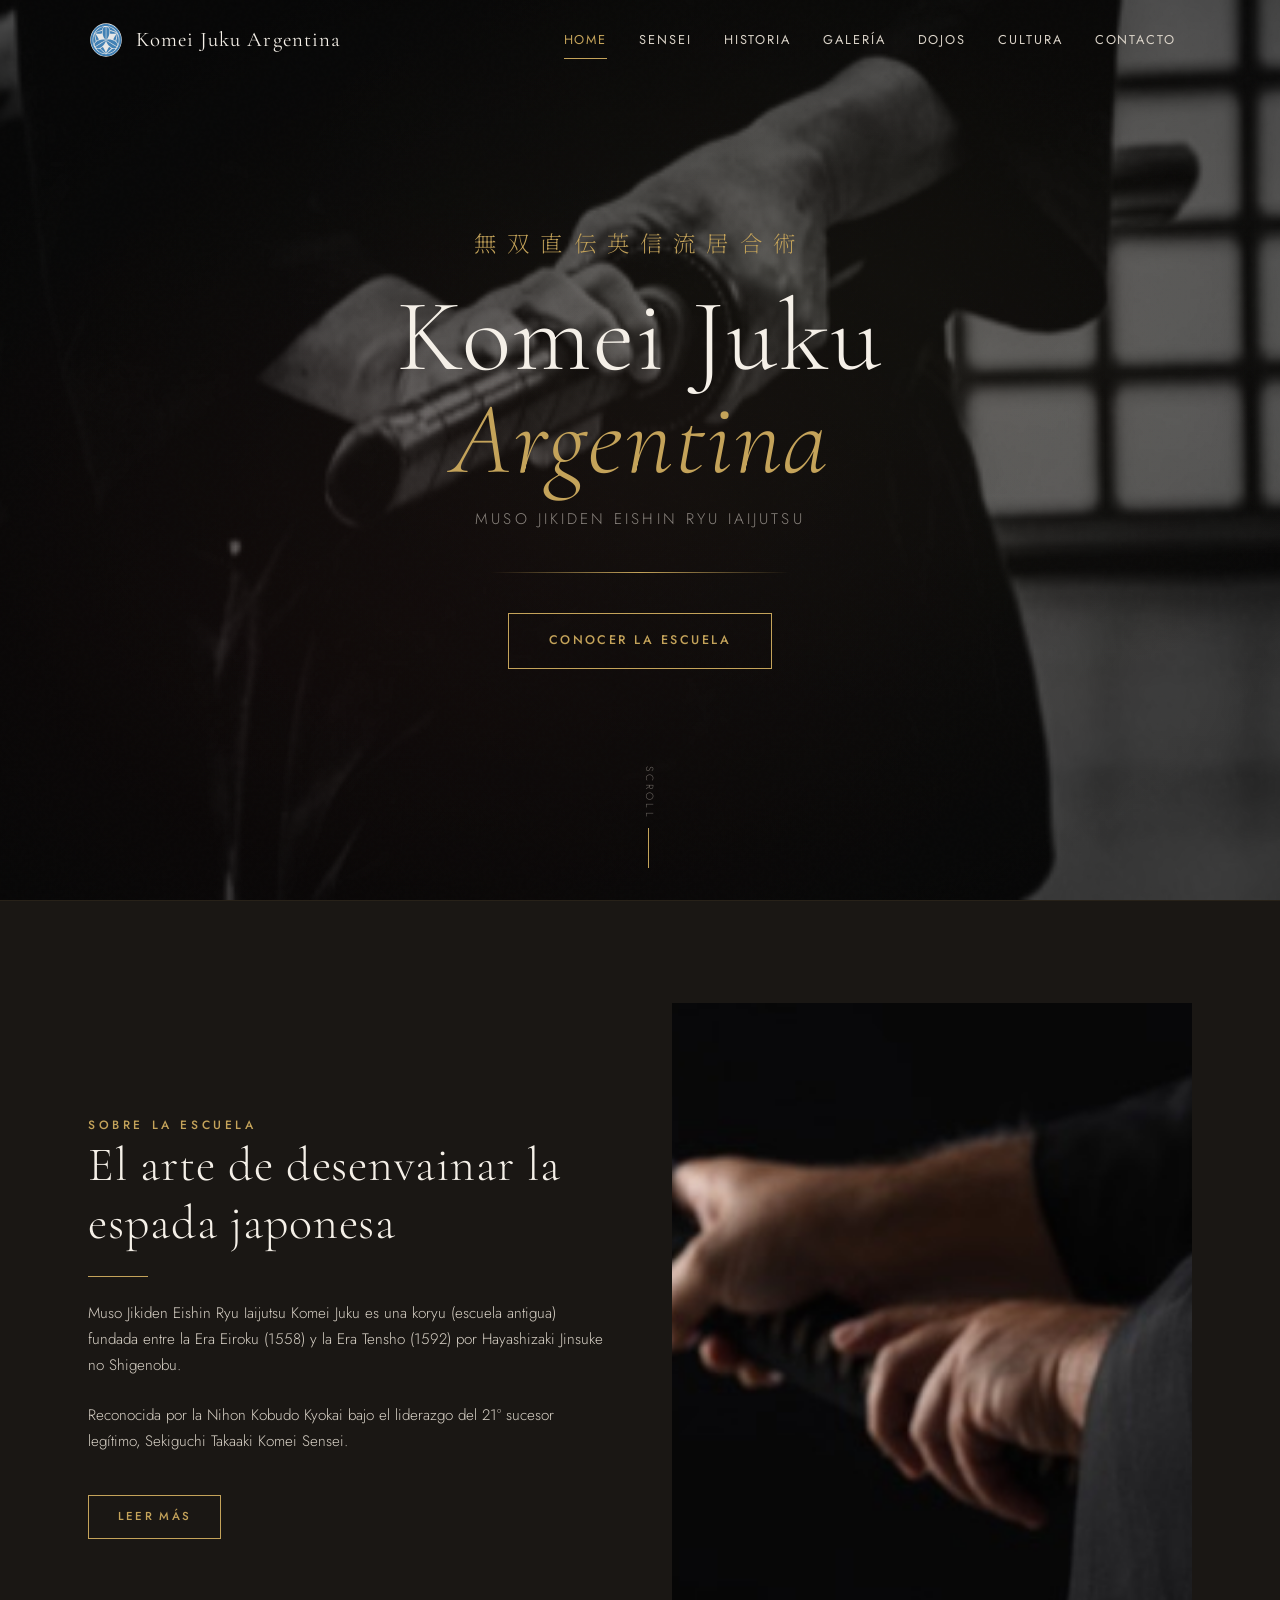
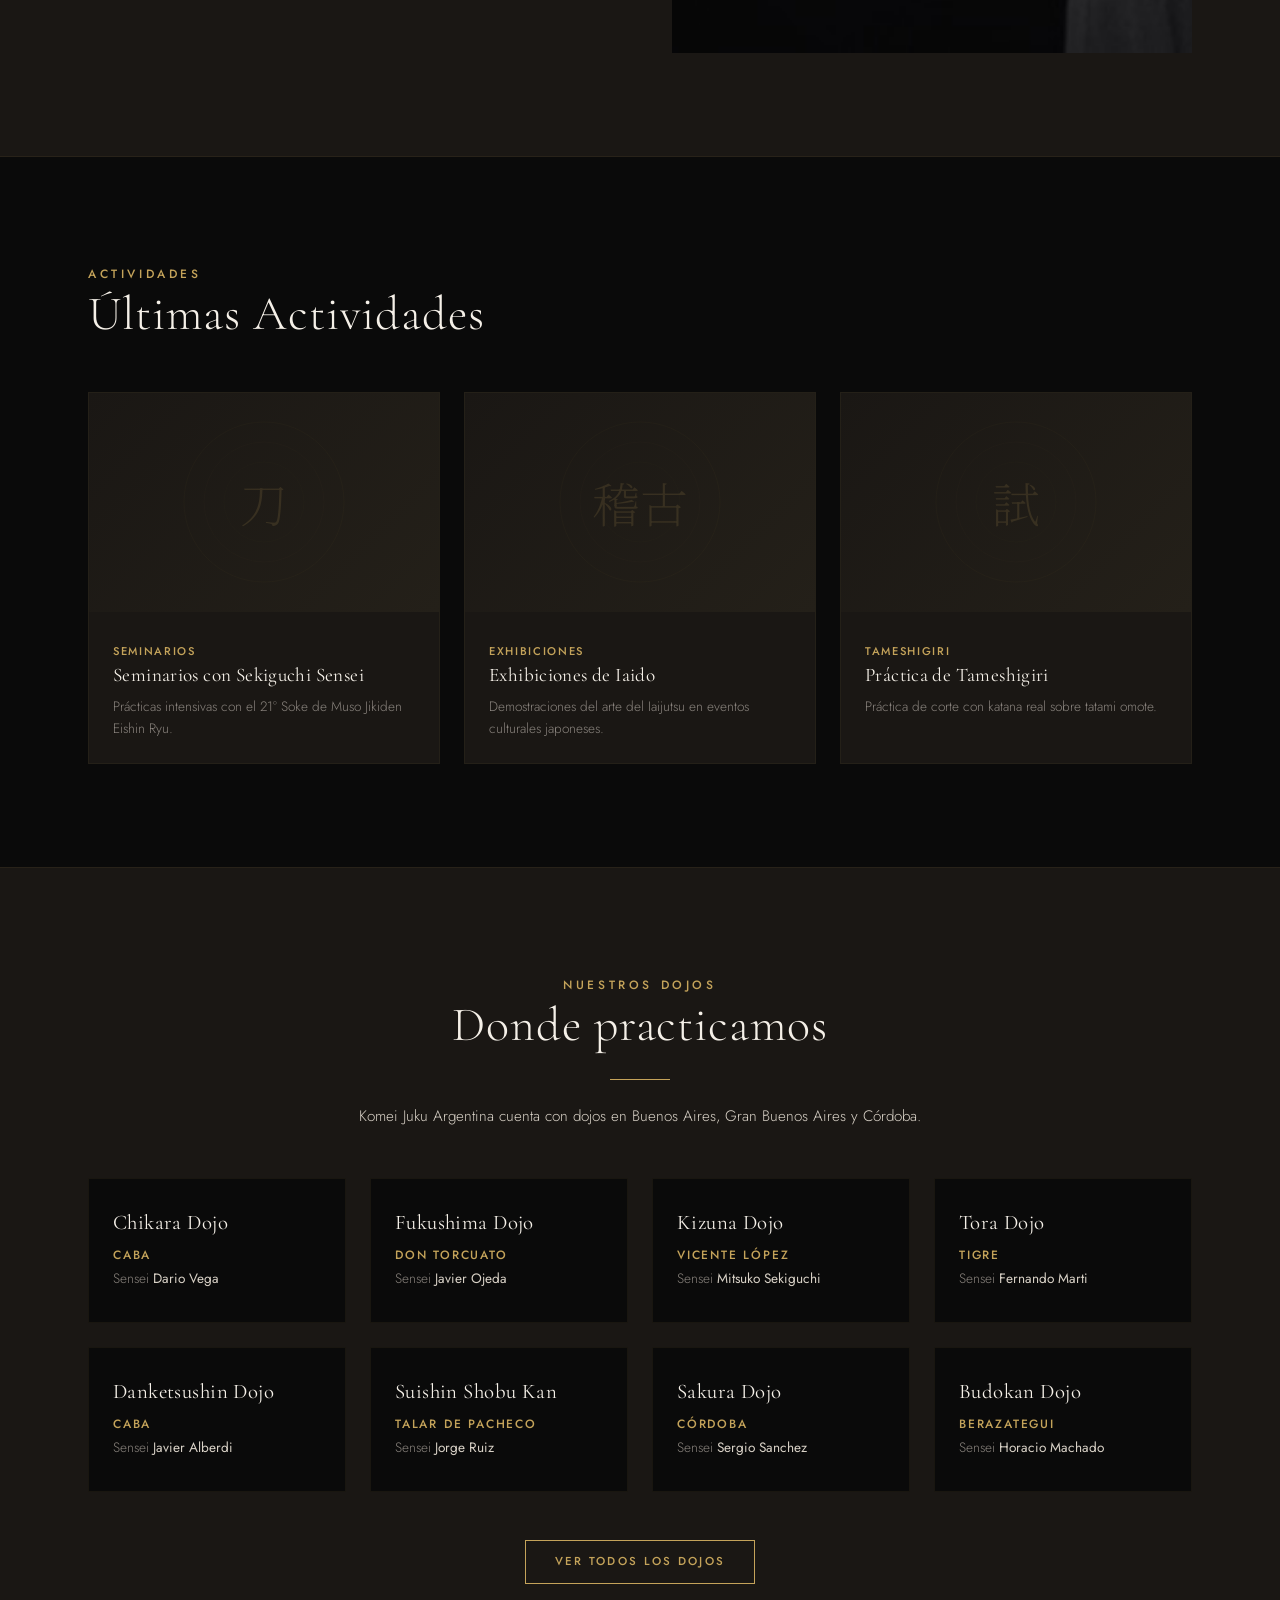
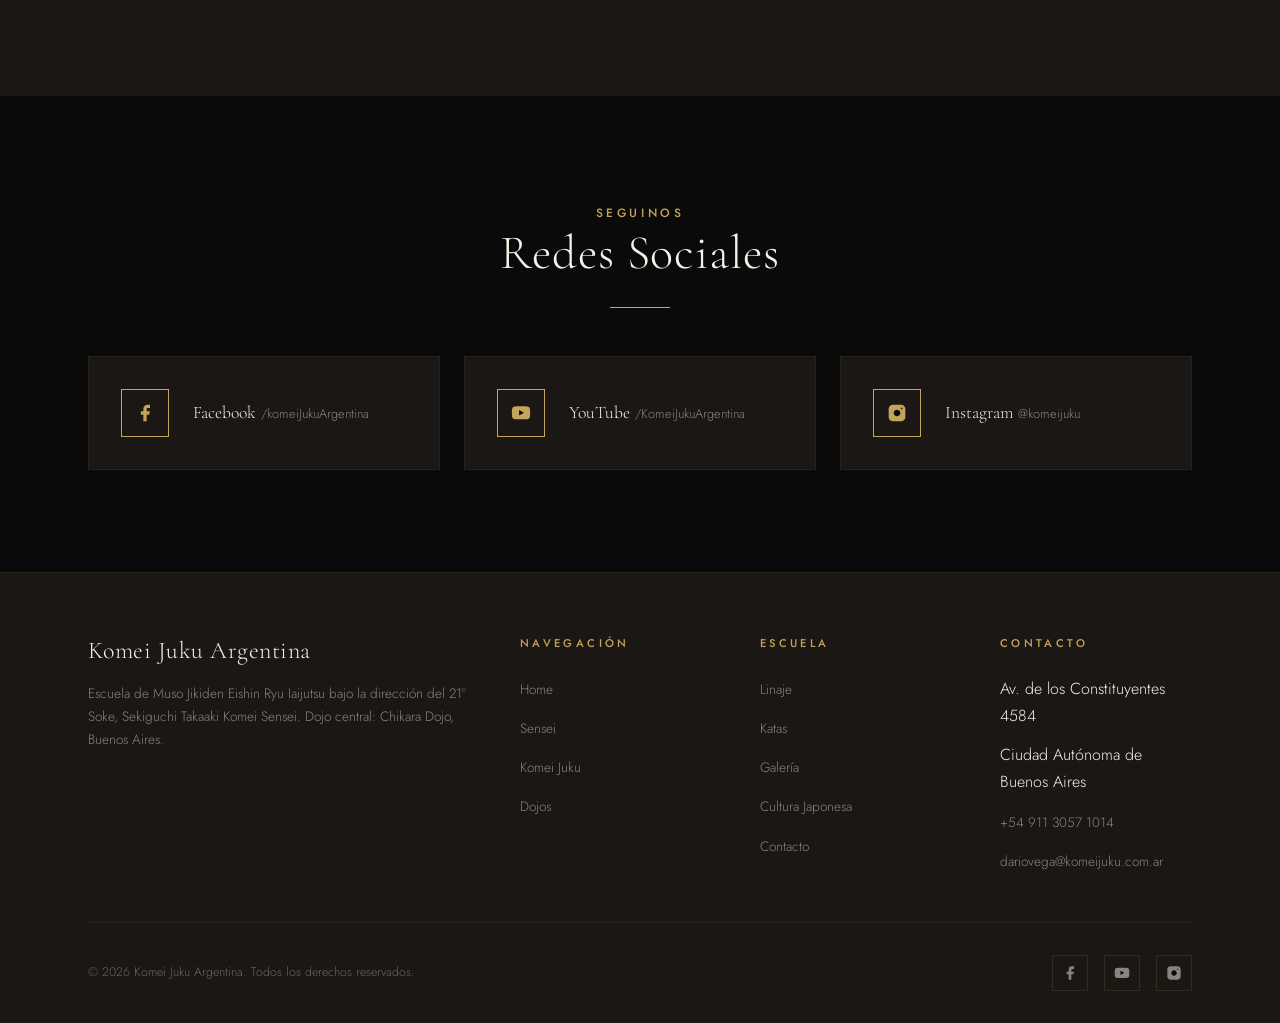
<file: index.html>
<!DOCTYPE html>
<html lang="es">
<head>
  <meta charset="UTF-8">
  <meta name="viewport" content="width=device-width, initial-scale=1.0">
  <title>Komei Juku Argentina — Muso Jikiden Eishin Ryu Iaijutsu</title>
  <meta name="description" content="Komei Juku Argentina — Escuela de Iaijutsu tradicional japonesa. Muso Jikiden Eishin Ryu bajo la dirección de Sekiguchi Takaaki Komei Sensei, 21° Soke.">
  <link rel="stylesheet" href="css/style.css">
</head>
<body>

  <!-- Navigation Overlay -->
  <div class="nav-overlay"></div>

  <!-- Navigation -->
  <nav class="nav">
    <div class="nav__inner">
      <a href="index.html" class="nav__logo">
        <img src="img/Komei_Juku_mon.svg" alt="Komei Juku Mon" class="nav__logo-mon">
        Komei Juku Argentina
      </a>

      <button class="nav__hamburger" aria-label="Menú">
        <span></span>
        <span></span>
        <span></span>
      </button>

      <ul class="nav__links">
        <li class="nav__item">
          <a href="index.html" class="nav__link">Home</a>
        </li>
        <li class="nav__item nav__item--has-dropdown">
          <a href="#" class="nav__link">Sensei</a>
          <ul class="nav__dropdown">
            <li><a href="sensei.html" class="nav__dropdown-link">Sekiguchi Sensei</a></li>
          </ul>
        </li>
        <li class="nav__item nav__item--has-dropdown">
          <a href="#" class="nav__link">Historia</a>
          <ul class="nav__dropdown">
            <li><a href="komei-juku.html" class="nav__dropdown-link">Komei Juku</a></li>
            <li><a href="linaje.html" class="nav__dropdown-link">Linaje</a></li>
            <li><a href="katas.html" class="nav__dropdown-link">Katas</a></li>
          </ul>
        </li>
        <li class="nav__item">
          <a href="galeria.html" class="nav__link">Galería</a>
        </li>
        <li class="nav__item">
          <a href="dojos.html" class="nav__link">Dojos</a>
        </li>
        <li class="nav__item">
          <a href="cultura.html" class="nav__link">Cultura</a>
        </li>
        <li class="nav__item">
          <a href="contacto.html" class="nav__link">Contacto</a>
        </li>
      </ul>
    </div>
  </nav>

  <!-- Hero -->
  <section class="hero">
    <div class="hero__bg">
      <picture>
        <source media="(max-width: 480px)" srcset="img/1_home-400.jpg">
        <source media="(max-width: 900px)" srcset="img/1_home-800.jpg">
        <img src="img/1_home-1920.jpg" alt="Manos sosteniendo la tsuka de una katana" class="hero__bg-img">
      </picture>
    </div>
    <div class="hero__content">
      <p class="hero__school-jp">無双直伝英信流居合術</p>
      <h1 class="hero__title">Komei Juku<br><em>Argentina</em></h1>
      <p class="hero__subtitle">Muso Jikiden Eishin Ryu Iaijutsu</p>
      <div class="hero__line"></div>
      <div class="hero__cta">
        <a href="komei-juku.html" class="btn">Conocer la Escuela</a>
      </div>
    </div>
    <div class="hero__scroll">
      <span class="hero__scroll-text">Scroll</span>
      <span class="hero__scroll-line"></span>
    </div>
  </section>

  <!-- About Preview -->
  <section class="section about-preview ink-wash">
    <div class="container">
      <div class="about-preview__grid">
        <div class="about-preview__text reveal">
          <span class="section-label">Sobre la Escuela</span>
          <h2>El arte de desenvainar la espada japonesa</h2>
          <span class="gold-line"></span>
          <p>Muso Jikiden Eishin Ryu Iaijutsu Komei Juku es una koryu (escuela antigua) fundada entre la Era Eiroku (1558) y la Era Tensho (1592) por Hayashizaki Jinsuke no Shigenobu.</p>
          <p>Reconocida por la Nihon Kobudo Kyokai bajo el liderazgo del 21° sucesor legítimo, Sekiguchi Takaaki Komei Sensei.</p>
          <a href="komei-juku.html" class="btn btn--small" style="margin-top: 1rem;">Leer más</a>
        </div>
        <div class="about-preview__image reveal reveal--delay-2">
          <picture>
            <source media="(max-width: 480px)" srcset="img/2_home-400.jpg">
            <img src="img/2_home-800.jpg" alt="Katana siendo desenvainada, con el mon de Komei Juku visible" loading="lazy">
          </picture>
        </div>
      </div>
    </div>
  </section>

  <!-- Activities -->
  <section class="section activities">
    <div class="container">
      <div class="activities__header reveal">
        <div>
          <span class="section-label">Actividades</span>
          <h2>Últimas Actividades</h2>
        </div>
      </div>
      <div class="activities__grid stagger-children">
        <div class="activity-card">
          <div class="activity-card__image">
            <div class="img-placeholder" style="min-height:200px"><span>刀</span></div>
          </div>
          <div class="activity-card__body">
            <span class="activity-card__date">Seminarios</span>
            <h3 class="activity-card__title">Seminarios con Sekiguchi Sensei</h3>
            <p class="activity-card__excerpt">Prácticas intensivas con el 21° Soke de Muso Jikiden Eishin Ryu.</p>
          </div>
        </div>
        <div class="activity-card">
          <div class="activity-card__image">
            <div class="img-placeholder" style="min-height:200px"><span>稽古</span></div>
          </div>
          <div class="activity-card__body">
            <span class="activity-card__date">Exhibiciones</span>
            <h3 class="activity-card__title">Exhibiciones de Iaido</h3>
            <p class="activity-card__excerpt">Demostraciones del arte del Iaijutsu en eventos culturales japoneses.</p>
          </div>
        </div>
        <div class="activity-card">
          <div class="activity-card__image">
            <div class="img-placeholder" style="min-height:200px"><span>試</span></div>
          </div>
          <div class="activity-card__body">
            <span class="activity-card__date">Tameshigiri</span>
            <h3 class="activity-card__title">Práctica de Tameshigiri</h3>
            <p class="activity-card__excerpt">Práctica de corte con katana real sobre tatami omote.</p>
          </div>
        </div>
      </div>
    </div>
  </section>

  <!-- Dojos Preview -->
  <section class="section dojos-preview">
    <div class="container">
      <div class="text-center reveal">
        <span class="section-label">Nuestros Dojos</span>
        <h2>Donde practicamos</h2>
        <span class="gold-line gold-line--center"></span>
        <p style="margin: 0 auto;">Komei Juku Argentina cuenta con dojos en Buenos Aires, Gran Buenos Aires y Córdoba.</p>
      </div>
      <div class="dojos-preview__grid stagger-children">
        <div class="dojo-card">
          <h3 class="dojo-card__name">Chikara Dojo</h3>
          <span class="dojo-card__location">CABA</span>
          <p class="dojo-card__sensei">Sensei <strong>Dario Vega</strong></p>
        </div>
        <div class="dojo-card">
          <h3 class="dojo-card__name">Fukushima Dojo</h3>
          <span class="dojo-card__location">Don Torcuato</span>
          <p class="dojo-card__sensei">Sensei <strong>Javier Ojeda</strong></p>
        </div>
        <div class="dojo-card">
          <h3 class="dojo-card__name">Kizuna Dojo</h3>
          <span class="dojo-card__location">Vicente López</span>
          <p class="dojo-card__sensei">Sensei <strong>Mitsuko Sekiguchi</strong></p>
        </div>
        <div class="dojo-card">
          <h3 class="dojo-card__name">Tora Dojo</h3>
          <span class="dojo-card__location">Tigre</span>
          <p class="dojo-card__sensei">Sensei <strong>Fernando Marti</strong></p>
        </div>
        <div class="dojo-card">
          <h3 class="dojo-card__name">Danketsushin Dojo</h3>
          <span class="dojo-card__location">CABA</span>
          <p class="dojo-card__sensei">Sensei <strong>Javier Alberdi</strong></p>
        </div>
        <div class="dojo-card">
          <h3 class="dojo-card__name">Suishin Shobu Kan</h3>
          <span class="dojo-card__location">Talar de Pacheco</span>
          <p class="dojo-card__sensei">Sensei <strong>Jorge Ruiz</strong></p>
        </div>
        <div class="dojo-card">
          <h3 class="dojo-card__name">Sakura Dojo</h3>
          <span class="dojo-card__location">Córdoba</span>
          <p class="dojo-card__sensei">Sensei <strong>Sergio Sanchez</strong></p>
        </div>
        <div class="dojo-card">
          <h3 class="dojo-card__name">Budokan Dojo</h3>
          <span class="dojo-card__location">Berazategui</span>
          <p class="dojo-card__sensei">Sensei <strong>Horacio Machado</strong></p>
        </div>
      </div>
      <div class="text-center reveal" style="margin-top: 3rem;">
        <a href="dojos.html" class="btn btn--small">Ver todos los dojos</a>
      </div>
    </div>
  </section>

  <!-- Social -->
  <section class="section social">
    <div class="container">
      <div class="text-center reveal">
        <span class="section-label">Seguinos</span>
        <h2>Redes Sociales</h2>
        <span class="gold-line gold-line--center"></span>
      </div>
      <div class="social__grid stagger-children">
        <a href="https://www.facebook.com/komeiJukuArgentina" target="_blank" rel="noopener" class="social-card">
          <div class="social-card__icon">
            <svg viewBox="0 0 24 24"><path d="M18 2h-3a5 5 0 00-5 5v3H7v4h3v8h4v-8h3l1-4h-4V7a1 1 0 011-1h3z"/></svg>
          </div>
          <div class="social-card__info">
            <span class="social-card__name">Facebook</span>
            <span class="social-card__handle">/komeiJukuArgentina</span>
          </div>
        </a>
        <a href="https://www.youtube.com/user/KomeiJukuArgentina" target="_blank" rel="noopener" class="social-card">
          <div class="social-card__icon">
            <svg viewBox="0 0 24 24"><path d="M22.54 6.42a2.78 2.78 0 00-1.94-2C18.88 4 12 4 12 4s-6.88 0-8.6.46a2.78 2.78 0 00-1.94 2A29 29 0 001 11.75a29 29 0 00.46 5.33A2.78 2.78 0 003.4 19.1c1.72.46 8.6.46 8.6.46s6.88 0 8.6-.46a2.78 2.78 0 001.94-2 29 29 0 00.46-5.25 29 29 0 00-.46-5.43z"/><path d="M9.75 15.02l5.75-3.27-5.75-3.27v6.54z" fill="#0a0a0a"/></svg>
          </div>
          <div class="social-card__info">
            <span class="social-card__name">YouTube</span>
            <span class="social-card__handle">/KomeiJukuArgentina</span>
          </div>
        </a>
        <a href="https://www.instagram.com/komeijuku" target="_blank" rel="noopener" class="social-card">
          <div class="social-card__icon">
            <svg viewBox="0 0 24 24"><rect x="2" y="2" width="20" height="20" rx="5" ry="5"/><path d="M16 11.37A4 4 0 1112.63 8 4 4 0 0116 11.37z" fill="#0a0a0a"/><line x1="17.5" y1="6.5" x2="17.51" y2="6.5" stroke="#0a0a0a" stroke-width="2" stroke-linecap="round"/></svg>
          </div>
          <div class="social-card__info">
            <span class="social-card__name">Instagram</span>
            <span class="social-card__handle">@komeijuku</span>
          </div>
        </a>
      </div>
    </div>
  </section>

  <!-- Footer -->
  <footer class="footer">
    <div class="container">
      <div class="footer__grid">
        <div class="footer__brand">
          <h3>Komei Juku Argentina</h3>
          <p>Escuela de Muso Jikiden Eishin Ryu Iaijutsu bajo la dirección del 21° Soke, Sekiguchi Takaaki Komei Sensei. Dojo central: Chikara Dojo, Buenos Aires.</p>
        </div>
        <div>
          <h4 class="footer__heading">Navegación</h4>
          <ul class="footer__links">
            <li><a href="index.html">Home</a></li>
            <li><a href="sensei.html">Sensei</a></li>
            <li><a href="komei-juku.html">Komei Juku</a></li>
            <li><a href="dojos.html">Dojos</a></li>
          </ul>
        </div>
        <div>
          <h4 class="footer__heading">Escuela</h4>
          <ul class="footer__links">
            <li><a href="linaje.html">Linaje</a></li>
            <li><a href="katas.html">Katas</a></li>
            <li><a href="galeria.html">Galería</a></li>
            <li><a href="cultura.html">Cultura Japonesa</a></li>
            <li><a href="contacto.html">Contacto</a></li>
          </ul>
        </div>
        <div>
          <h4 class="footer__heading">Contacto</h4>
          <ul class="footer__links">
            <li>Av. de los Constituyentes 4584</li>
            <li>Ciudad Autónoma de Buenos Aires</li>
            <li><a href="tel:+5491130571014">+54 911 3057 1014</a></li>
            <li><a href="mailto:dariovega@komeijuku.com.ar">dariovega@komeijuku.com.ar</a></li>
          </ul>
        </div>
      </div>
      <div class="footer__bottom">
        <span class="footer__copy">&copy; 2026 Komei Juku Argentina. Todos los derechos reservados.</span>
        <div class="footer__social">
          <a href="https://www.facebook.com/komeiJukuArgentina" target="_blank" rel="noopener" aria-label="Facebook">
            <svg viewBox="0 0 24 24"><path d="M18 2h-3a5 5 0 00-5 5v3H7v4h3v8h4v-8h3l1-4h-4V7a1 1 0 011-1h3z"/></svg>
          </a>
          <a href="https://www.youtube.com/user/KomeiJukuArgentina" target="_blank" rel="noopener" aria-label="YouTube">
            <svg viewBox="0 0 24 24"><path d="M22.54 6.42a2.78 2.78 0 00-1.94-2C18.88 4 12 4 12 4s-6.88 0-8.6.46a2.78 2.78 0 00-1.94 2A29 29 0 001 11.75a29 29 0 00.46 5.33A2.78 2.78 0 003.4 19.1c1.72.46 8.6.46 8.6.46s6.88 0 8.6-.46a2.78 2.78 0 001.94-2 29 29 0 00.46-5.25 29 29 0 00-.46-5.43z"/><path d="M9.75 15.02l5.75-3.27-5.75-3.27v6.54z" fill="#0a0a0a"/></svg>
          </a>
          <a href="https://www.instagram.com/komeijuku" target="_blank" rel="noopener" aria-label="Instagram">
            <svg viewBox="0 0 24 24"><rect x="2" y="2" width="20" height="20" rx="5" ry="5"/><path d="M16 11.37A4 4 0 1112.63 8 4 4 0 0116 11.37z" fill="#0a0a0a"/><circle cx="17.5" cy="6.5" r="1" fill="#0a0a0a"/></svg>
          </a>
        </div>
      </div>
    </div>
  </footer>

  <script src="js/main.js"></script>
</body>
</html>
</file>
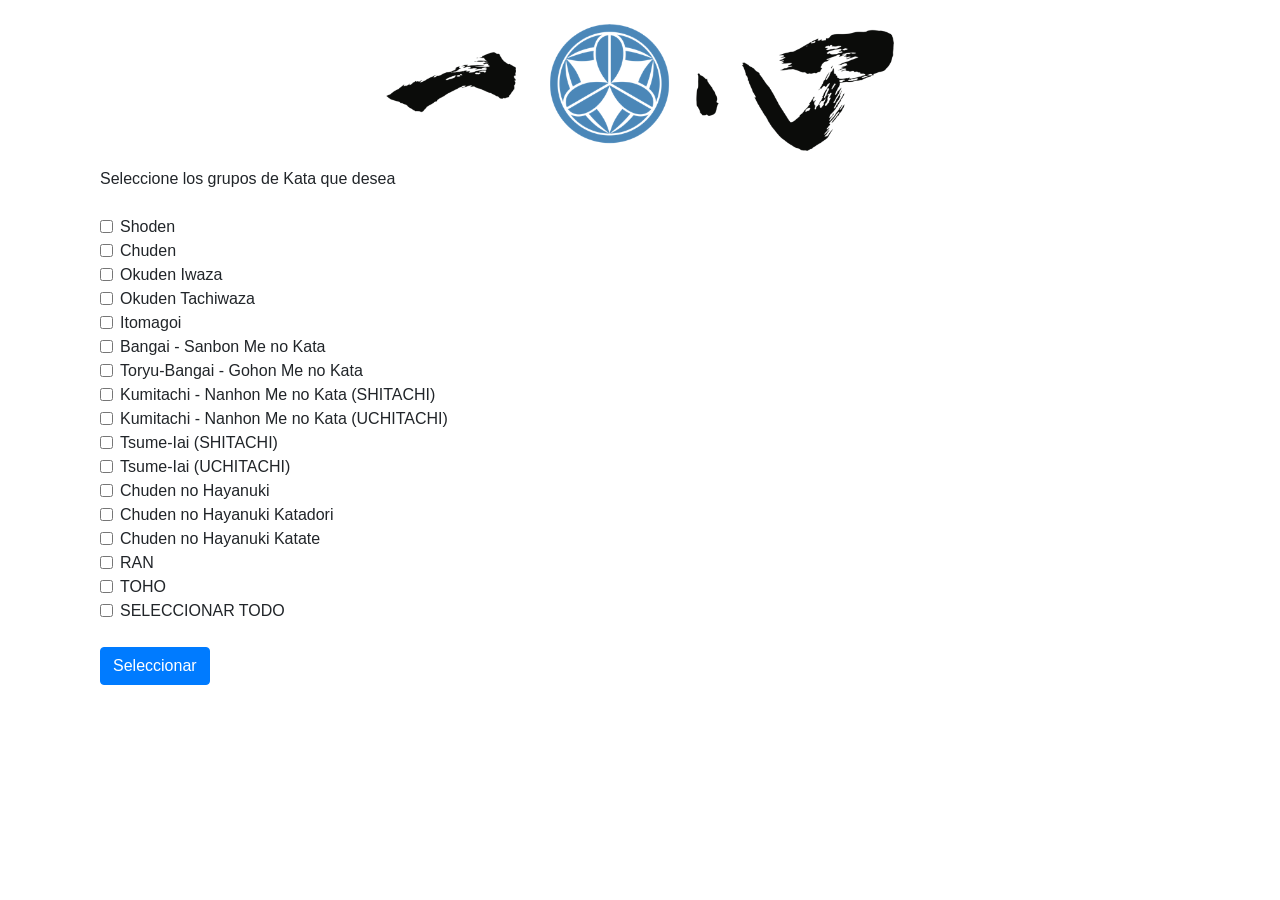
<file: examen/index.html>
<!DOCTYPE html>
<html lang="en">
<head>
    <meta charset="UTF-8">
    <meta name="viewport" content="width=device-width, initial-scale=1.0">
    <meta http-equiv="X-UA-Compatible" content="ie=edge">
    <title>Kata | Muso Jikiden Eishin Ryu Komei Juku</title>
    <link rel="stylesheet" href="https://stackpath.bootstrapcdn.com/bootstrap/4.3.1/css/bootstrap.min.css" integrity="sha384-ggOyR0iXCbMQv3Xipma34MD+dH/1fQ784/j6cY/iJTQUOhcWr7x9JvoRxT2MZw1T" crossorigin="anonymous">
<script src="https://stackpath.bootstrapcdn.com/bootstrap/4.3.1/js/bootstrap.min.js" integrity="sha384-JjSmVgyd0p3pXB1rRibZUAYoIIy6OrQ6VrjIEaFf/nJGzIxFDsf4x0xIM+B07jRM" crossorigin="anonymous"></script>
</head>
<body>
    <div class="container">
        <!-- Content here -->
        <div class="container-fluid">
            <img src="images/isshin-800.5a912465.png" class="mx-auto d-block w-50 p-3 mt-2" alt="Responsive image">
          
            <form id="form1" name="form1" method="post" action="resultado.php">
                
                <div class="form-group">
                  <label for="exampleInputPassword1">Seleccione los grupos de Kata que desea</label>
                </div>
                <div class="form-check">
                  <input type="checkbox" class="form-check-input" id="shoden" name="shoden" value="1">
                  <label class="form-check-label" for="shoden">Shoden</label>
                </div>
                <div class="form-check">
                    <input type="checkbox" class="form-check-input" id="chuden" name="chuden" value="1">
                  <label class="form-check-label" for="chuden">Chuden</label>
                </div>
                <div class="form-check">
                    <input type="checkbox" class="form-check-input" id="okudeni" name="okudeni" value="1">
                  <label class="form-check-label" for="okudeni">Okuden Iwaza</label>
                </div>
                <div class="form-check">
                    <input type="checkbox" class="form-check-input" id="okudent" name="okudent" value="1">
                  <label class="form-check-label" for="okudent">Okuden Tachiwaza</label>
                </div>
                <div class="form-check">
                    <input type="checkbox" class="form-check-input" id="itomagoi" name="itomagoi" value="1">
                  <label class="form-check-label" for="itomagoi">Itomagoi</label>
                </div>
                <div class="form-check">
                    <input type="checkbox" class="form-check-input" id="bangai" name="bangai" value="1">
                  <label class="form-check-label" for="bangai">Bangai - Sanbon Me no Kata</label>
                </div>
                <div class="form-check">
                    <input type="checkbox" class="form-check-input" id="toryu" name="toryu" value="1">
                  <label class="form-check-label" for="toryu">Toryu-Bangai - Gohon Me no Kata</label>
                </div>
                <div class="form-check">
                    <input type="checkbox" class="form-check-input" id="kumitachi" name="kumitachi" value="1">
                  <label class="form-check-label" for="kumitachi">Kumitachi - Nanhon Me no Kata (SHITACHI)</label>
                </div>
                <div class="form-check">
                    <input type="checkbox" class="form-check-input" id="kumitachi2" name="kumitachi2" value="1">
                  <label class="form-check-label" for="kumitachi2">Kumitachi - Nanhon Me no Kata (UCHITACHI)</label>
                </div>
                <div class="form-check">
                    <input type="checkbox" class="form-check-input" id="tsume" name="tsume" value="1">
                  <label class="form-check-label" for="tsume">Tsume-Iai (SHITACHI)</label>
                </div>
                <div class="form-check">
                    <input type="checkbox" class="form-check-input" id="tsume2" name="tsume2" value="1">
                  <label class="form-check-label" for="tsume2">Tsume-Iai (UCHITACHI)</label>
                </div>
                <div class="form-check">
                    <input type="checkbox" class="form-check-input" id="hayanuki" name="hayanuki" value="1">
                  <label class="form-check-label" for="hayanuki">Chuden no Hayanuki</label>
                </div>
                <div class="form-check">
                    <input type="checkbox" class="form-check-input" id="hayanukidori" name="hayanukidori" value="1">
                  <label class="form-check-label" for="hayanukidori">Chuden no Hayanuki Katadori</label>
                </div>
                <div class="form-check">
                    <input type="checkbox" class="form-check-input" id="hayanukikatate" name="hayanukikatate" value="1">
                  <label class="form-check-label" for="hayanukikatate">Chuden no Hayanuki Katate</label>
                </div>
                <div class="form-check">
                    <input type="checkbox" class="form-check-input" id="ran" name="ran" value="1">
                  <label class="form-check-label" for="ran">RAN</label>
                </div>
                <div class="form-check">
                    <input type="checkbox" class="form-check-input" id="toho" name="toho" value="1">
                  <label class="form-check-label" for="toho">TOHO</label>
                </div>

                <div class="form-check">
                    <input type="checkbox" class="form-check-input" id="todo" name="todo" value="1" onclick="seleccionar_todo();">
                  <label class="form-check-label" for="todo">SELECCIONAR TODO</label>
                </div>
<br>
                <button type="submit" class="btn btn-primary">Seleccionar</button>
              </form>
        </div>
      </div>
      <script>
      function seleccionar_todo(){ 
        for (i=0;i<document.form1.elements.length;i++) 
            if(document.form1.elements[i].type == "checkbox")	
                document.form1.elements[i].checked=1 
        } 
</script>
</body>
</html>
</file>
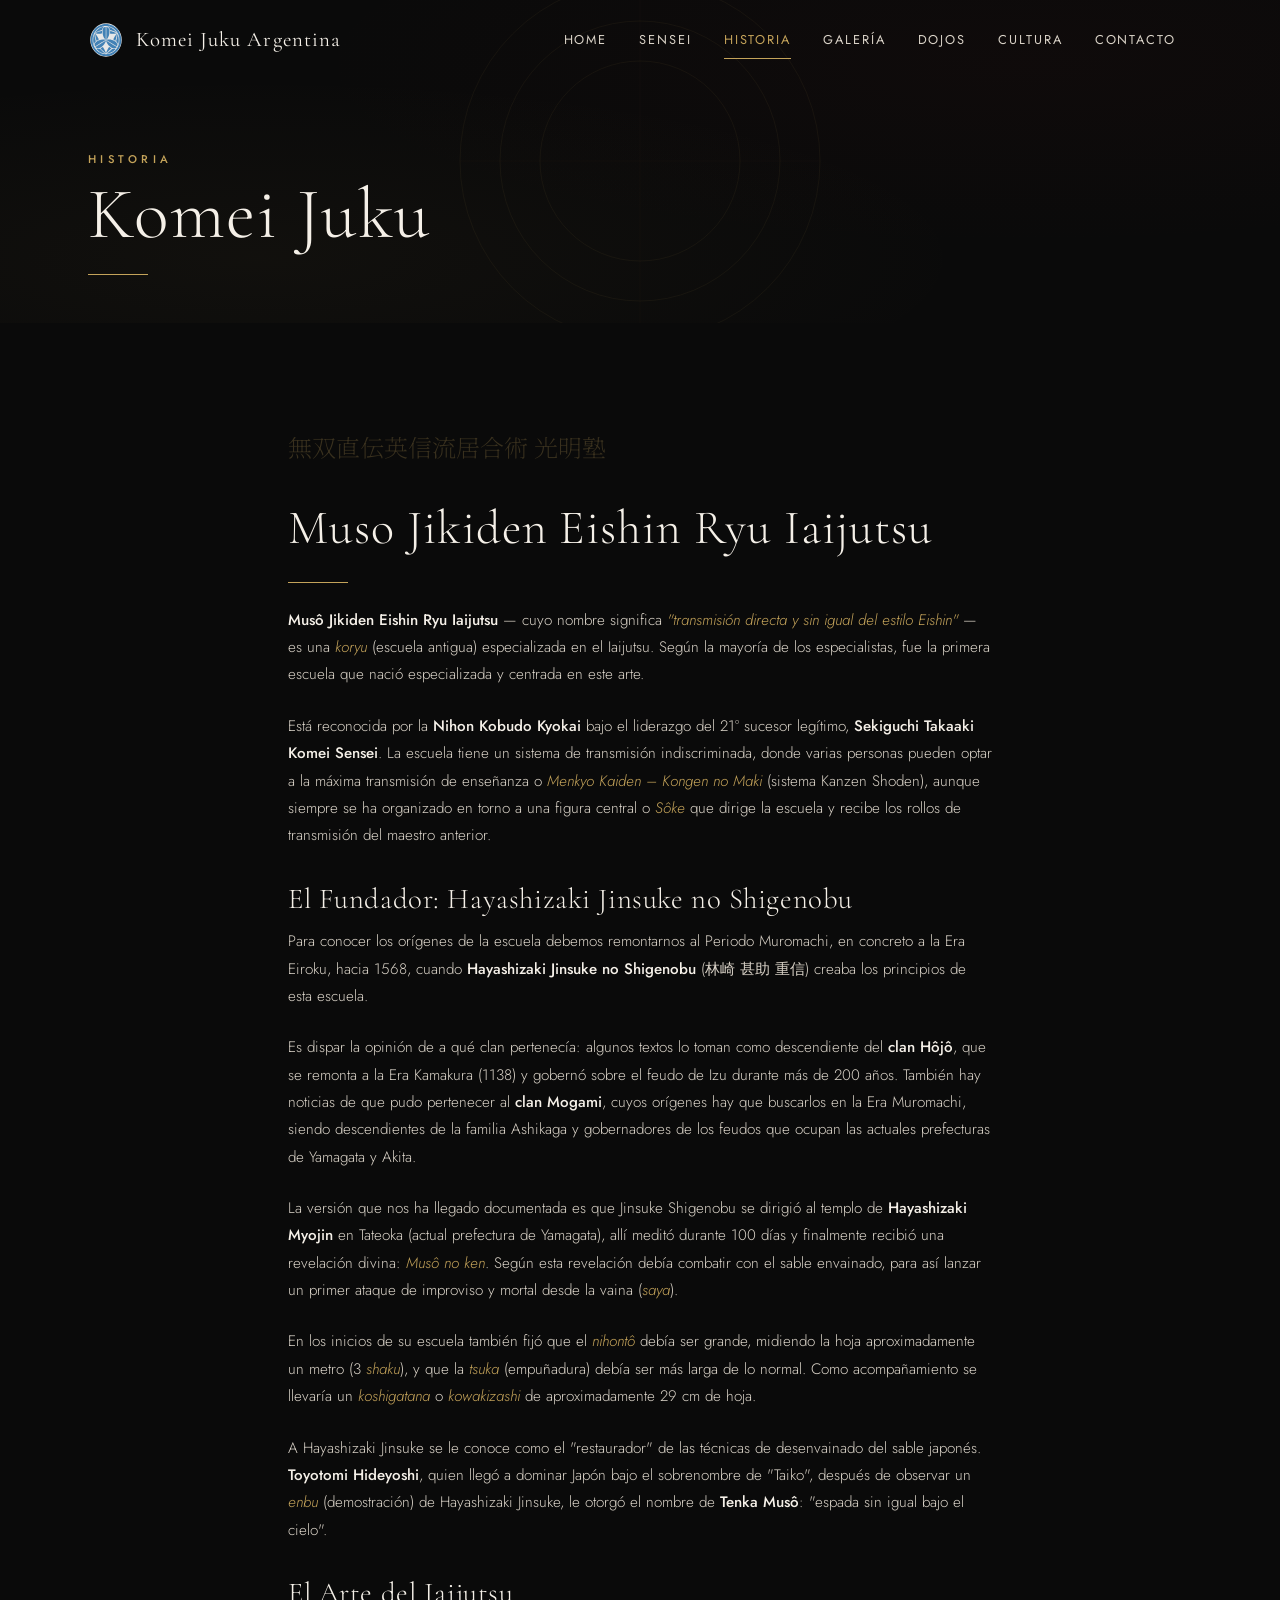
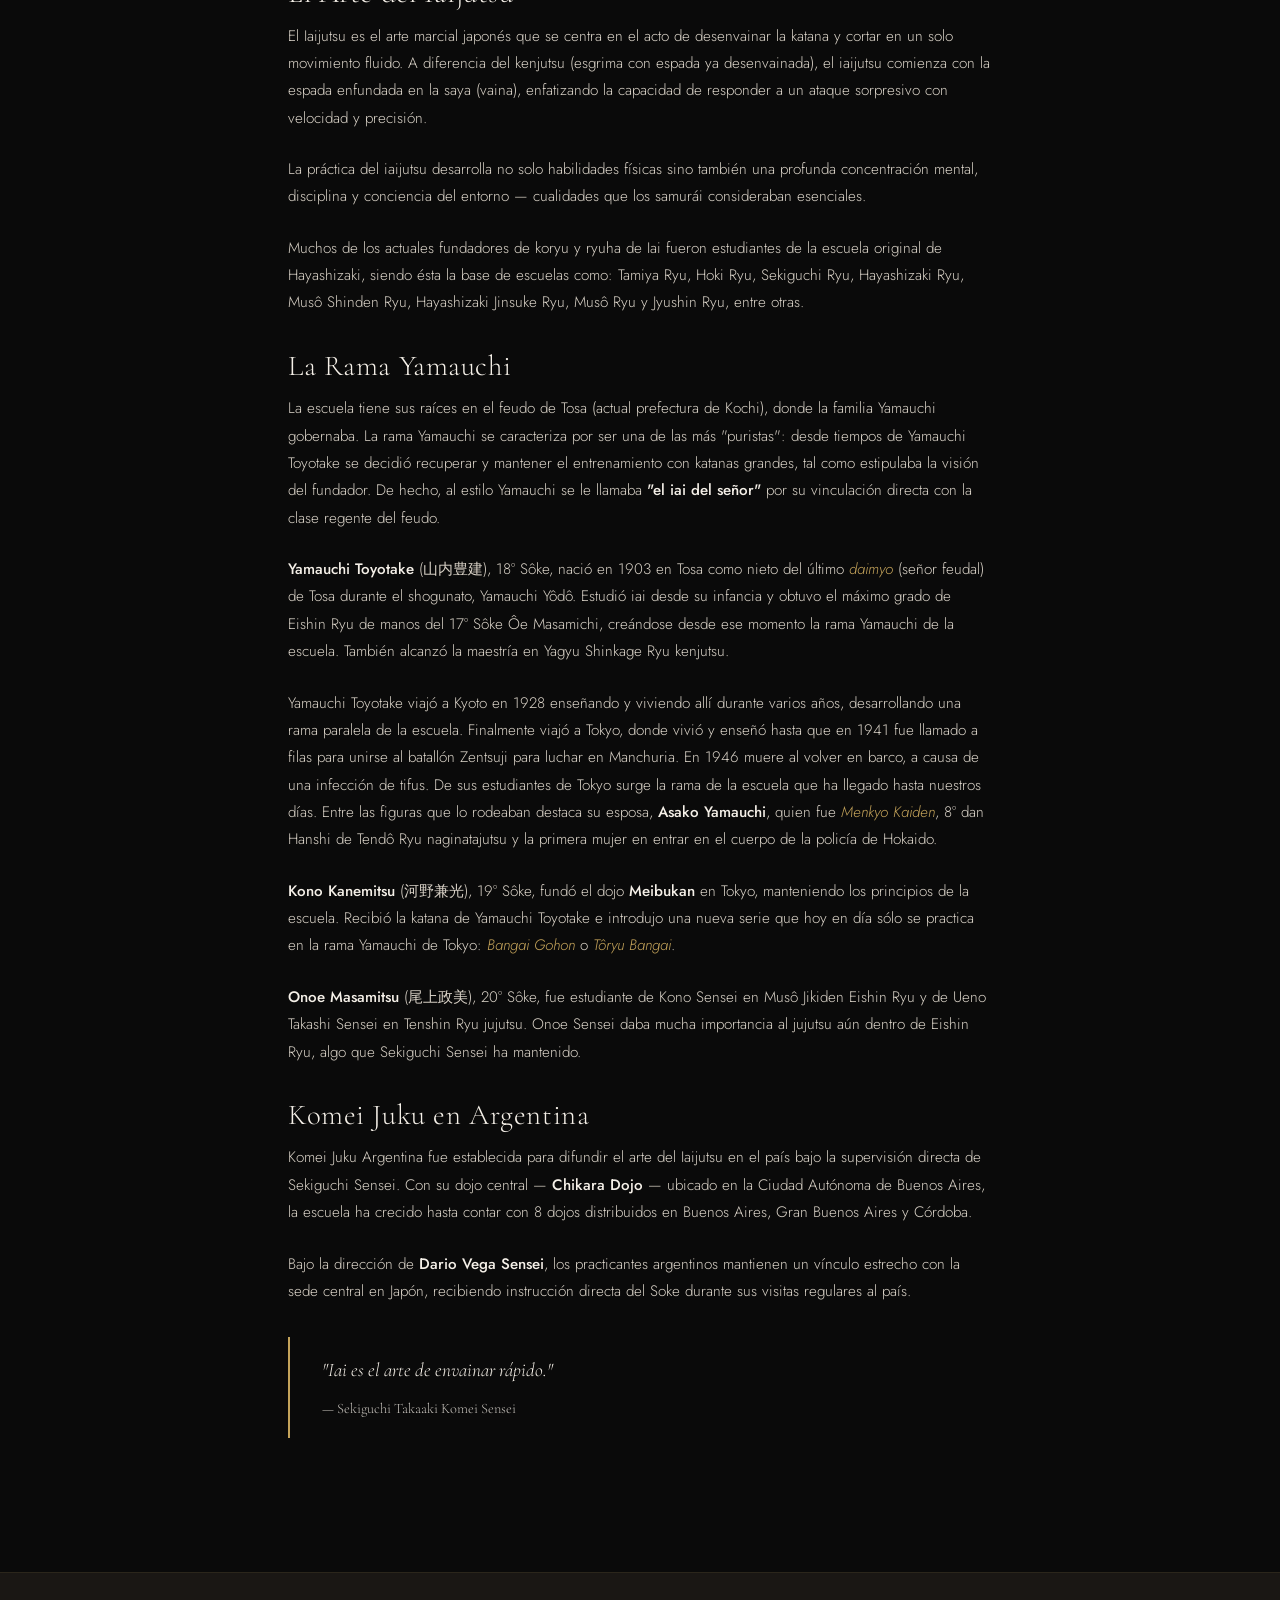
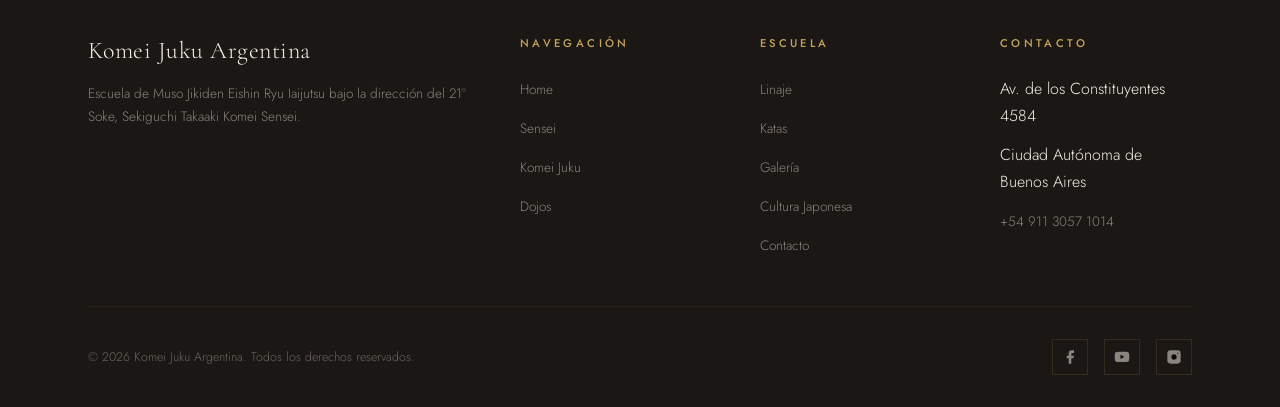
<file: komei-juku.html>
<!DOCTYPE html>
<html lang="es">
<head>
  <meta charset="UTF-8">
  <meta name="viewport" content="width=device-width, initial-scale=1.0">
  <title>Komei Juku — Historia de la Escuela</title>
  <meta name="description" content="Historia de Muso Jikiden Eishin Ryu Iaijutsu Komei Juku, escuela antigua fundada en el siglo XVI.">
  <link rel="stylesheet" href="css/style.css">
</head>
<body>

  <div class="nav-overlay"></div>
  <nav class="nav">
    <div class="nav__inner">
      <a href="index.html" class="nav__logo">
        <img src="img/Komei_Juku_mon.svg" alt="Komei Juku Mon" class="nav__logo-mon">
        Komei Juku Argentina
      </a>
      <button class="nav__hamburger" aria-label="Menú"><span></span><span></span><span></span></button>
      <ul class="nav__links">
        <li class="nav__item"><a href="index.html" class="nav__link">Home</a></li>
        <li class="nav__item nav__item--has-dropdown">
          <a href="#" class="nav__link">Sensei</a>
          <ul class="nav__dropdown"><li><a href="sensei.html" class="nav__dropdown-link">Sekiguchi Sensei</a></li></ul>
        </li>
        <li class="nav__item nav__item--has-dropdown">
          <a href="#" class="nav__link">Historia</a>
          <ul class="nav__dropdown">
            <li><a href="komei-juku.html" class="nav__dropdown-link">Komei Juku</a></li>
            <li><a href="linaje.html" class="nav__dropdown-link">Linaje</a></li>
            <li><a href="katas.html" class="nav__dropdown-link">Katas</a></li>
          </ul>
        </li>
        <li class="nav__item"><a href="galeria.html" class="nav__link">Galería</a></li>
        <li class="nav__item"><a href="dojos.html" class="nav__link">Dojos</a></li>
        <li class="nav__item"><a href="cultura.html" class="nav__link">Cultura</a></li>
        <li class="nav__item"><a href="contacto.html" class="nav__link">Contacto</a></li>
      </ul>
    </div>
  </nav>

  <header class="page-header mon-pattern">
    <div class="container page-header__content">
      <span class="page-header__label">Historia</span>
      <h1 class="page-header__title">Komei Juku</h1>
      <div class="page-header__line"></div>
    </div>
  </header>

  <section class="section">
    <div class="container container--narrow">
      <div class="prose reveal">
        <p class="jp-accent" style="font-size:1.5rem; margin-bottom:2rem; opacity:0.25;">無双直伝英信流居合術 光明塾</p>

        <h2>Muso Jikiden Eishin Ryu Iaijutsu</h2>
        <span class="gold-line"></span>

        <p><strong>Musô Jikiden Eishin Ryu Iaijutsu</strong> — cuyo nombre significa <em>"transmisión directa y sin igual del estilo Eishin"</em> — es una <em>koryu</em> (escuela antigua) especializada en el Iaijutsu. Según la mayoría de los especialistas, fue la primera escuela que nació especializada y centrada en este arte.</p>

        <p>Está reconocida por la <strong>Nihon Kobudo Kyokai</strong> bajo el liderazgo del 21° sucesor legítimo, <strong>Sekiguchi Takaaki Komei Sensei</strong>. La escuela tiene un sistema de transmisión indiscriminada, donde varias personas pueden optar a la máxima transmisión de enseñanza o <em>Menkyo Kaiden – Kongen no Maki</em> (sistema Kanzen Shoden), aunque siempre se ha organizado en torno a una figura central o <em>Sôke</em> que dirige la escuela y recibe los rollos de transmisión del maestro anterior.</p>

        <h3>El Fundador: Hayashizaki Jinsuke no Shigenobu</h3>
        <p>Para conocer los orígenes de la escuela debemos remontarnos al Periodo Muromachi, en concreto a la Era Eiroku, hacia 1568, cuando <strong>Hayashizaki Jinsuke no Shigenobu</strong> (林崎 甚助 重信) creaba los principios de esta escuela.</p>

        <p>Es dispar la opinión de a qué clan pertenecía: algunos textos lo toman como descendiente del <strong>clan Hôjô</strong>, que se remonta a la Era Kamakura (1138) y gobernó sobre el feudo de Izu durante más de 200 años. También hay noticias de que pudo pertenecer al <strong>clan Mogami</strong>, cuyos orígenes hay que buscarlos en la Era Muromachi, siendo descendientes de la familia Ashikaga y gobernadores de los feudos que ocupan las actuales prefecturas de Yamagata y Akita.</p>

        <p>La versión que nos ha llegado documentada es que Jinsuke Shigenobu se dirigió al templo de <strong>Hayashizaki Myojin</strong> en Tateoka (actual prefectura de Yamagata), allí meditó durante 100 días y finalmente recibió una revelación divina: <em>Musô no ken</em>. Según esta revelación debía combatir con el sable envainado, para así lanzar un primer ataque de improviso y mortal desde la vaina (<em>saya</em>).</p>

        <p>En los inicios de su escuela también fijó que el <em>nihontô</em> debía ser grande, midiendo la hoja aproximadamente un metro (3 <em>shaku</em>), y que la <em>tsuka</em> (empuñadura) debía ser más larga de lo normal. Como acompañamiento se llevaría un <em>koshigatana</em> o <em>kowakizashi</em> de aproximadamente 29 cm de hoja.</p>

        <p>A Hayashizaki Jinsuke se le conoce como el "restaurador" de las técnicas de desenvainado del sable japonés. <strong>Toyotomi Hideyoshi</strong>, quien llegó a dominar Japón bajo el sobrenombre de "Taiko", después de observar un <em>enbu</em> (demostración) de Hayashizaki Jinsuke, le otorgó el nombre de <strong>Tenka Musô</strong>: "espada sin igual bajo el cielo".</p>

        <h3>El Arte del Iaijutsu</h3>
        <p>El Iaijutsu es el arte marcial japonés que se centra en el acto de desenvainar la katana y cortar en un solo movimiento fluido. A diferencia del kenjutsu (esgrima con espada ya desenvainada), el iaijutsu comienza con la espada enfundada en la saya (vaina), enfatizando la capacidad de responder a un ataque sorpresivo con velocidad y precisión.</p>

        <p>La práctica del iaijutsu desarrolla no solo habilidades físicas sino también una profunda concentración mental, disciplina y conciencia del entorno — cualidades que los samurái consideraban esenciales.</p>

        <p>Muchos de los actuales fundadores de koryu y ryuha de Iai fueron estudiantes de la escuela original de Hayashizaki, siendo ésta la base de escuelas como: Tamiya Ryu, Hoki Ryu, Sekiguchi Ryu, Hayashizaki Ryu, Musô Shinden Ryu, Hayashizaki Jinsuke Ryu, Musô Ryu y Jyushin Ryu, entre otras.</p>

        <h3>La Rama Yamauchi</h3>
        <p>La escuela tiene sus raíces en el feudo de Tosa (actual prefectura de Kochi), donde la familia Yamauchi gobernaba. La rama Yamauchi se caracteriza por ser una de las más "puristas": desde tiempos de Yamauchi Toyotake se decidió recuperar y mantener el entrenamiento con katanas grandes, tal como estipulaba la visión del fundador. De hecho, al estilo Yamauchi se le llamaba <strong>"el iai del señor"</strong> por su vinculación directa con la clase regente del feudo.</p>

        <p><strong>Yamauchi Toyotake</strong> (山内豊建), 18° Sôke, nació en 1903 en Tosa como nieto del último <em>daimyo</em> (señor feudal) de Tosa durante el shogunato, Yamauchi Yôdô. Estudió iai desde su infancia y obtuvo el máximo grado de Eishin Ryu de manos del 17° Sôke Ôe Masamichi, creándose desde ese momento la rama Yamauchi de la escuela. También alcanzó la maestría en Yagyu Shinkage Ryu kenjutsu.</p>

        <p>Yamauchi Toyotake viajó a Kyoto en 1928 enseñando y viviendo allí durante varios años, desarrollando una rama paralela de la escuela. Finalmente viajó a Tokyo, donde vivió y enseñó hasta que en 1941 fue llamado a filas para unirse al batallón Zentsuji para luchar en Manchuria. En 1946 muere al volver en barco, a causa de una infección de tifus. De sus estudiantes de Tokyo surge la rama de la escuela que ha llegado hasta nuestros días. Entre las figuras que lo rodeaban destaca su esposa, <strong>Asako Yamauchi</strong>, quien fue <em>Menkyo Kaiden</em>, 8° dan Hanshi de Tendô Ryu naginatajutsu y la primera mujer en entrar en el cuerpo de la policía de Hokaido.</p>

        <p><strong>Kono Kanemitsu</strong> (河野兼光), 19° Sôke, fundó el dojo <strong>Meibukan</strong> en Tokyo, manteniendo los principios de la escuela. Recibió la katana de Yamauchi Toyotake e introdujo una nueva serie que hoy en día sólo se practica en la rama Yamauchi de Tokyo: <em>Bangai Gohon</em> o <em>Tôryu Bangai</em>.</p>

        <p><strong>Onoe Masamitsu</strong> (尾上政美), 20° Sôke, fue estudiante de Kono Sensei en Musô Jikiden Eishin Ryu y de Ueno Takashi Sensei en Tenshin Ryu jujutsu. Onoe Sensei daba mucha importancia al jujutsu aún dentro de Eishin Ryu, algo que Sekiguchi Sensei ha mantenido.</p>

        <h3>Komei Juku en Argentina</h3>
        <p>Komei Juku Argentina fue establecida para difundir el arte del Iaijutsu en el país bajo la supervisión directa de Sekiguchi Sensei. Con su dojo central — <strong>Chikara Dojo</strong> — ubicado en la Ciudad Autónoma de Buenos Aires, la escuela ha crecido hasta contar con 8 dojos distribuidos en Buenos Aires, Gran Buenos Aires y Córdoba.</p>

        <p>Bajo la dirección de <strong>Dario Vega Sensei</strong>, los practicantes argentinos mantienen un vínculo estrecho con la sede central en Japón, recibiendo instrucción directa del Soke durante sus visitas regulares al país.</p>

        <blockquote>
          "Iai es el arte de envainar rápido."
          <footer style="margin-top: 0.5rem; font-size: 0.9rem; font-style: normal; opacity: 0.8;">— Sekiguchi Takaaki Komei Sensei</footer>
        </blockquote>
      </div>
    </div>
  </section>

  <footer class="footer">
    <div class="container">
      <div class="footer__grid">
        <div class="footer__brand">
          <h3>Komei Juku Argentina</h3>
          <p>Escuela de Muso Jikiden Eishin Ryu Iaijutsu bajo la dirección del 21° Soke, Sekiguchi Takaaki Komei Sensei.</p>
        </div>
        <div>
          <h4 class="footer__heading">Navegación</h4>
          <ul class="footer__links">
            <li><a href="index.html">Home</a></li>
            <li><a href="sensei.html">Sensei</a></li>
            <li><a href="komei-juku.html">Komei Juku</a></li>
            <li><a href="dojos.html">Dojos</a></li>
          </ul>
        </div>
        <div>
          <h4 class="footer__heading">Escuela</h4>
          <ul class="footer__links">
            <li><a href="linaje.html">Linaje</a></li>
            <li><a href="katas.html">Katas</a></li>
            <li><a href="galeria.html">Galería</a></li>
            <li><a href="cultura.html">Cultura Japonesa</a></li>
            <li><a href="contacto.html">Contacto</a></li>
          </ul>
        </div>
        <div>
          <h4 class="footer__heading">Contacto</h4>
          <ul class="footer__links">
            <li>Av. de los Constituyentes 4584</li>
            <li>Ciudad Autónoma de Buenos Aires</li>
            <li><a href="tel:+5491130571014">+54 911 3057 1014</a></li>
          </ul>
        </div>
      </div>
      <div class="footer__bottom">
        <span class="footer__copy">&copy; 2026 Komei Juku Argentina. Todos los derechos reservados.</span>
        <div class="footer__social">
          <a href="https://www.facebook.com/komeiJukuArgentina" target="_blank" rel="noopener" aria-label="Facebook"><svg viewBox="0 0 24 24"><path d="M18 2h-3a5 5 0 00-5 5v3H7v4h3v8h4v-8h3l1-4h-4V7a1 1 0 011-1h3z"/></svg></a>
          <a href="https://www.youtube.com/user/KomeiJukuArgentina" target="_blank" rel="noopener" aria-label="YouTube"><svg viewBox="0 0 24 24"><path d="M22.54 6.42a2.78 2.78 0 00-1.94-2C18.88 4 12 4 12 4s-6.88 0-8.6.46a2.78 2.78 0 00-1.94 2A29 29 0 001 11.75a29 29 0 00.46 5.33A2.78 2.78 0 003.4 19.1c1.72.46 8.6.46 8.6.46s6.88 0 8.6-.46a2.78 2.78 0 001.94-2 29 29 0 00.46-5.25 29 29 0 00-.46-5.43z"/><path d="M9.75 15.02l5.75-3.27-5.75-3.27v6.54z" fill="#0a0a0a"/></svg></a>
          <a href="https://www.instagram.com/komeijuku" target="_blank" rel="noopener" aria-label="Instagram"><svg viewBox="0 0 24 24"><rect x="2" y="2" width="20" height="20" rx="5" ry="5"/><path d="M16 11.37A4 4 0 1112.63 8 4 4 0 0116 11.37z" fill="#0a0a0a"/><circle cx="17.5" cy="6.5" r="1" fill="#0a0a0a"/></svg></a>
        </div>
      </div>
    </div>
  </footer>

  <script src="js/main.js"></script>
</body>
</html>
</file>
<file: css/style.css>
/* ═══════════════════════════════════════════════
   KOMEI JUKU ARGENTINA — Wabi-Sabi Luxury
   Refined Japanese sword school aesthetic
   ═══════════════════════════════════════════════ */

@import url('https://fonts.googleapis.com/css2?family=Cormorant+Garamond:ital,wght@0,300;0,400;0,500;0,600;0,700;1,300;1,400&family=Jost:wght@300;400;500;600&family=Noto+Serif+JP:wght@200;300;400;500;600;700&display=swap');

/* ─── Custom Properties ─── */
:root {
  --sumi: #0a0a0a;
  --lacquer: #1a1714;
  --lacquer-light: #242019;
  --washi: #f5f0e8;
  --washi-dim: #d9d2c7;
  --gold: #c4a35a;
  --gold-light: #d4b76a;
  --gold-dark: #9a7d3a;
  --crimson: #8b1a1a;
  --crimson-light: #a52a2a;
  --ink: #6b6560;
  --ink-light: #8a847e;

  --ff-display: 'Cormorant Garamond', 'Noto Serif JP', serif;
  --ff-body: 'Jost', sans-serif;
  --ff-jp: 'Noto Serif JP', serif;

  --nav-height: 80px;
  --section-pad: clamp(4rem, 8vw, 8rem);
  --content-max: 1200px;
  --content-narrow: 800px;

  --ease-out: cubic-bezier(0.16, 1, 0.3, 1);
  --ease-in-out: cubic-bezier(0.65, 0, 0.35, 1);
}

/* ─── Reset & Base ─── */
*, *::before, *::after {
  margin: 0;
  padding: 0;
  box-sizing: border-box;
}

html {
  scroll-behavior: smooth;
  font-size: 16px;
  -webkit-font-smoothing: antialiased;
  -moz-osx-font-smoothing: grayscale;
}

body {
  font-family: var(--ff-body);
  font-weight: 300;
  color: var(--washi);
  background-color: var(--sumi);
  line-height: 1.7;
  overflow-x: hidden;
}

img {
  max-width: 100%;
  height: auto;
  display: block;
}

a {
  color: var(--gold);
  text-decoration: none;
  transition: color 0.3s ease;
}

a:hover {
  color: var(--gold-light);
}

::selection {
  background: var(--gold);
  color: var(--sumi);
}

/* ─── Typography ─── */
h1, h2, h3, h4, h5 {
  font-family: var(--ff-display);
  font-weight: 300;
  line-height: 1.2;
  letter-spacing: 0.02em;
}

h1 {
  font-size: clamp(2.5rem, 6vw, 5rem);
}

h2 {
  font-size: clamp(1.8rem, 4vw, 3rem);
}

h3 {
  font-size: clamp(1.3rem, 2.5vw, 1.8rem);
}

p {
  font-size: clamp(0.95rem, 1.1vw, 1.1rem);
  color: var(--washi-dim);
  max-width: 65ch;
}

/* ─── Utility ─── */
.container {
  width: 100%;
  max-width: var(--content-max);
  margin: 0 auto;
  padding: 0 clamp(1.5rem, 4vw, 3rem);
}

.container--narrow {
  max-width: var(--content-narrow);
}

.section {
  padding: var(--section-pad) 0;
  position: relative;
}

.text-gold { color: var(--gold); }
.text-crimson { color: var(--crimson); }
.text-center { text-align: center; }

/* ─── Decorative Elements ─── */
.gold-line {
  width: 60px;
  height: 1px;
  background: var(--gold);
  display: block;
  margin: 1.5rem 0;
}

.gold-line--center {
  margin: 1.5rem auto;
}

.section-label {
  font-family: var(--ff-body);
  font-size: 0.75rem;
  font-weight: 500;
  letter-spacing: 0.3em;
  text-transform: uppercase;
  color: var(--gold);
  margin-bottom: 0.5rem;
}

.jp-accent {
  font-family: var(--ff-jp);
  font-weight: 200;
  color: var(--gold);
  opacity: 0.15;
  font-size: 1.2em;
}

/* Vertical Japanese text decoration */
.vertical-jp {
  writing-mode: vertical-rl;
  text-orientation: mixed;
  font-family: var(--ff-jp);
  font-weight: 200;
  color: var(--gold);
  opacity: 0.08;
  font-size: clamp(1.5rem, 3vw, 2.5rem);
  position: absolute;
  letter-spacing: 0.5em;
  user-select: none;
  pointer-events: none;
}

/* Ink wash background */
.ink-wash {
  position: relative;
}

.ink-wash::before {
  content: '';
  position: absolute;
  top: 0;
  left: 0;
  right: 0;
  bottom: 0;
  background: radial-gradient(ellipse at 20% 50%, rgba(26, 23, 20, 0.8) 0%, transparent 70%),
              radial-gradient(ellipse at 80% 20%, rgba(26, 23, 20, 0.6) 0%, transparent 60%);
  pointer-events: none;
  z-index: 0;
}

.ink-wash > * {
  position: relative;
  z-index: 1;
}

/* Mon crest pattern background */
.mon-pattern {
  position: relative;
}

.mon-pattern::after {
  content: '';
  position: absolute;
  top: 50%;
  left: 50%;
  transform: translate(-50%, -50%);
  width: 400px;
  height: 400px;
  background-image: url("data:image/svg+xml,%3Csvg xmlns='http://www.w3.org/2000/svg' viewBox='0 0 200 200'%3E%3Ccircle cx='100' cy='100' r='90' fill='none' stroke='%23c4a35a' stroke-width='0.5' opacity='0.06'/%3E%3Ccircle cx='100' cy='100' r='70' fill='none' stroke='%23c4a35a' stroke-width='0.5' opacity='0.06'/%3E%3Ccircle cx='100' cy='100' r='50' fill='none' stroke='%23c4a35a' stroke-width='0.5' opacity='0.06'/%3E%3Cline x1='100' y1='10' x2='100' y2='190' stroke='%23c4a35a' stroke-width='0.3' opacity='0.04'/%3E%3Cline x1='10' y1='100' x2='190' y2='100' stroke='%23c4a35a' stroke-width='0.3' opacity='0.04'/%3E%3C/svg%3E");
  background-size: contain;
  background-repeat: no-repeat;
  pointer-events: none;
  z-index: 0;
}

/* ═══════════════════════════════════════════════
   NAVIGATION
   ═══════════════════════════════════════════════ */
.nav {
  position: fixed;
  top: 0;
  left: 0;
  right: 0;
  height: var(--nav-height);
  z-index: 1000;
  display: flex;
  align-items: center;
  transition: background-color 0.4s ease, box-shadow 0.4s ease;
}

.nav--scrolled {
  background-color: rgba(10, 10, 10, 0.95);
  backdrop-filter: blur(20px);
  -webkit-backdrop-filter: blur(20px);
  box-shadow: 0 1px 0 rgba(196, 163, 90, 0.1);
}

.nav__inner {
  display: flex;
  align-items: center;
  justify-content: space-between;
  width: 100%;
  max-width: var(--content-max);
  margin: 0 auto;
  padding: 0 clamp(1.5rem, 4vw, 3rem);
}

.nav__logo {
  font-family: var(--ff-display);
  font-size: 1.3rem;
  font-weight: 400;
  color: var(--washi);
  letter-spacing: 0.05em;
  display: flex;
  align-items: center;
  gap: 0.75rem;
  white-space: nowrap;
}

.nav__logo-mon {
  width: 36px;
  height: 36px;
  opacity: 0.9;
}

.nav__links {
  display: flex;
  align-items: center;
  gap: 0;
  list-style: none;
}

.nav__item {
  position: relative;
}

.nav__link {
  display: block;
  padding: 0.5rem 1rem;
  font-family: var(--ff-body);
  font-size: 0.8rem;
  font-weight: 400;
  letter-spacing: 0.15em;
  text-transform: uppercase;
  color: var(--washi-dim);
  transition: color 0.3s ease;
  position: relative;
}

.nav__link::after {
  content: '';
  position: absolute;
  bottom: 0;
  left: 1rem;
  right: 1rem;
  height: 1px;
  background: var(--gold);
  transform: scaleX(0);
  transform-origin: right;
  transition: transform 0.4s var(--ease-out);
}

.nav__link:hover,
.nav__link--active {
  color: var(--gold);
}

.nav__link:hover::after,
.nav__link--active::after {
  transform: scaleX(1);
  transform-origin: left;
}

/* Dropdown */
.nav__dropdown {
  position: absolute;
  top: 100%;
  left: 0;
  min-width: 220px;
  background: rgba(10, 10, 10, 0.97);
  backdrop-filter: blur(20px);
  border: 1px solid rgba(196, 163, 90, 0.1);
  border-top: 2px solid var(--gold);
  padding: 0.75rem 0;
  opacity: 0;
  visibility: hidden;
  transform: translateY(10px);
  transition: all 0.3s var(--ease-out);
  list-style: none;
}

.nav__item:hover .nav__dropdown {
  opacity: 1;
  visibility: visible;
  transform: translateY(0);
}

.nav__dropdown-link {
  display: block;
  padding: 0.6rem 1.5rem;
  font-family: var(--ff-body);
  font-size: 0.78rem;
  font-weight: 300;
  letter-spacing: 0.1em;
  text-transform: uppercase;
  color: var(--washi-dim);
  transition: all 0.3s ease;
}

.nav__dropdown-link:hover {
  color: var(--gold);
  background: rgba(196, 163, 90, 0.05);
  padding-left: 2rem;
}

/* Hamburger */
.nav__hamburger {
  display: none;
  flex-direction: column;
  gap: 6px;
  cursor: pointer;
  padding: 8px;
  background: none;
  border: none;
  z-index: 1001;
}

.nav__hamburger span {
  display: block;
  width: 28px;
  height: 1px;
  background: var(--washi);
  transition: all 0.4s var(--ease-out);
  transform-origin: center;
}

.nav__hamburger--active span:nth-child(1) {
  transform: rotate(45deg) translate(5px, 5px);
}

.nav__hamburger--active span:nth-child(2) {
  opacity: 0;
  transform: scaleX(0);
}

.nav__hamburger--active span:nth-child(3) {
  transform: rotate(-45deg) translate(5px, -5px);
}

/* Mobile Nav */
@media (max-width: 960px) {
  .nav__hamburger {
    display: flex;
  }

  .nav__links {
    position: fixed;
    top: 0;
    right: 0;
    width: min(380px, 85vw);
    height: 100vh;
    flex-direction: column;
    align-items: stretch;
    background: rgba(10, 10, 10, 0.98);
    backdrop-filter: blur(30px);
    padding: calc(var(--nav-height) + 2rem) 2rem 2rem;
    transform: translateX(100%);
    transition: transform 0.5s var(--ease-out);
    border-left: 1px solid rgba(196, 163, 90, 0.1);
    overflow-y: auto;
  }

  .nav__links--open {
    transform: translateX(0);
  }

  .nav__link {
    padding: 0.8rem 0;
    font-size: 0.85rem;
    border-bottom: 1px solid rgba(196, 163, 90, 0.06);
  }

  .nav__link::after { display: none; }

  .nav__dropdown {
    position: static;
    background: transparent;
    border: none;
    border-top: none;
    padding: 0 0 0 1rem;
    opacity: 1;
    visibility: visible;
    transform: none;
    backdrop-filter: none;
    max-height: 0;
    overflow: hidden;
    transition: max-height 0.4s var(--ease-out);
  }

  .nav__item--open .nav__dropdown {
    max-height: 300px;
  }

  .nav__dropdown-link {
    padding: 0.5rem 0;
    font-size: 0.78rem;
  }

  .nav__dropdown-link:hover {
    padding-left: 0.5rem;
    background: transparent;
  }
}

/* Mobile overlay */
.nav-overlay {
  position: fixed;
  inset: 0;
  background: rgba(0, 0, 0, 0.6);
  z-index: 999;
  opacity: 0;
  visibility: hidden;
  transition: all 0.4s ease;
}

.nav-overlay--visible {
  opacity: 1;
  visibility: visible;
}

/* ═══════════════════════════════════════════════
   HERO
   ═══════════════════════════════════════════════ */
.hero {
  min-height: 100vh;
  display: flex;
  align-items: center;
  justify-content: center;
  position: relative;
  overflow: hidden;
  background: var(--sumi);
}

.hero__bg {
  position: absolute;
  inset: 0;
  z-index: 0;
}

.hero__bg-img {
  width: 100%;
  height: 100%;
  object-fit: cover;
  object-position: center;
  opacity: 0.35;
}

/* Atmospheric gradient layers */
.hero__bg::before {
  content: '';
  position: absolute;
  inset: 0;
  background:
    radial-gradient(ellipse at 30% 70%, rgba(139, 26, 26, 0.08) 0%, transparent 50%),
    radial-gradient(ellipse at 70% 30%, rgba(196, 163, 90, 0.05) 0%, transparent 50%),
    radial-gradient(ellipse at 50% 50%, rgba(26, 23, 20, 0.9) 0%, var(--sumi) 80%);
}

/* Subtle noise texture */
.hero__bg::after {
  content: '';
  position: absolute;
  inset: 0;
  background-image: url("data:image/svg+xml,%3Csvg viewBox='0 0 256 256' xmlns='http://www.w3.org/2000/svg'%3E%3Cfilter id='n'%3E%3CfeTurbulence type='fractalNoise' baseFrequency='0.9' numOctaves='4' stitchTiles='stitch'/%3E%3C/filter%3E%3Crect width='100%25' height='100%25' filter='url(%23n)' opacity='0.03'/%3E%3C/svg%3E");
  opacity: 0.4;
}

.hero__content {
  position: relative;
  z-index: 1;
  text-align: center;
  padding: 2rem;
}

.hero__school-jp {
  font-family: var(--ff-jp);
  font-size: clamp(1rem, 2vw, 1.4rem);
  font-weight: 200;
  color: var(--gold);
  letter-spacing: 0.5em;
  margin-bottom: 1.5rem;
  opacity: 0;
  animation: fadeUp 1s var(--ease-out) 0.3s forwards;
}

.hero__title {
  font-family: var(--ff-display);
  font-size: clamp(3rem, 8vw, 6.5rem);
  font-weight: 300;
  color: var(--washi);
  line-height: 1;
  letter-spacing: 0.02em;
  margin-bottom: 1rem;
  opacity: 0;
  animation: fadeUp 1s var(--ease-out) 0.5s forwards;
}

.hero__title em {
  font-style: italic;
  color: var(--gold);
  font-weight: 300;
}

.hero__subtitle {
  font-family: var(--ff-body);
  font-size: clamp(0.85rem, 1.2vw, 1rem);
  font-weight: 300;
  color: var(--ink-light);
  letter-spacing: 0.2em;
  text-transform: uppercase;
  margin-bottom: 2.5rem;
  opacity: 0;
  animation: fadeUp 1s var(--ease-out) 0.7s forwards;
}

/* Sword cut line animation */
.hero__line {
  width: 0;
  height: 1px;
  background: linear-gradient(90deg, transparent, var(--gold), transparent);
  margin: 0 auto 2.5rem;
  animation: swordCut 1.2s var(--ease-in-out) 1s forwards;
}

.hero__cta {
  opacity: 0;
  animation: fadeUp 1s var(--ease-out) 1.2s forwards;
}

.hero__scroll {
  position: absolute;
  bottom: 2rem;
  left: 50%;
  transform: translateX(-50%);
  display: flex;
  flex-direction: column;
  align-items: center;
  gap: 0.5rem;
  opacity: 0;
  animation: fadeUp 1s var(--ease-out) 1.5s forwards;
}

.hero__scroll-text {
  font-size: 0.65rem;
  letter-spacing: 0.3em;
  text-transform: uppercase;
  color: var(--ink);
  writing-mode: vertical-rl;
}

.hero__scroll-line {
  width: 1px;
  height: 40px;
  background: var(--gold);
  animation: scrollPulse 2s ease-in-out infinite;
}

/* ─── Buttons ─── */
.btn {
  display: inline-block;
  font-family: var(--ff-body);
  font-size: 0.78rem;
  font-weight: 500;
  letter-spacing: 0.2em;
  text-transform: uppercase;
  padding: 1rem 2.5rem;
  border: 1px solid var(--gold);
  color: var(--gold);
  background: transparent;
  cursor: pointer;
  transition: all 0.4s var(--ease-out);
  position: relative;
  overflow: hidden;
}

.btn::before {
  content: '';
  position: absolute;
  inset: 0;
  background: var(--gold);
  transform: scaleX(0);
  transform-origin: left;
  transition: transform 0.4s var(--ease-out);
  z-index: -1;
}

.btn:hover {
  color: var(--sumi);
}

.btn:hover::before {
  transform: scaleX(1);
}

.btn--solid {
  background: var(--gold);
  color: var(--sumi);
}

.btn--solid::before {
  background: var(--gold-light);
}

.btn--small {
  padding: 0.7rem 1.8rem;
  font-size: 0.72rem;
}

/* ═══════════════════════════════════════════════
   PAGE HEADER (inner pages)
   ═══════════════════════════════════════════════ */
.page-header {
  padding: calc(var(--nav-height) + 4rem) 0 3rem;
  position: relative;
  overflow: hidden;
  background: var(--sumi);
}

.page-header::before {
  content: '';
  position: absolute;
  inset: 0;
  background:
    radial-gradient(ellipse at 20% 80%, rgba(196, 163, 90, 0.04) 0%, transparent 50%),
    radial-gradient(ellipse at 80% 20%, rgba(139, 26, 26, 0.04) 0%, transparent 50%);
}

.page-header__content {
  position: relative;
  z-index: 1;
}

.page-header__label {
  font-family: var(--ff-body);
  font-size: 0.7rem;
  font-weight: 500;
  letter-spacing: 0.4em;
  text-transform: uppercase;
  color: var(--gold);
  margin-bottom: 1rem;
}

.page-header__title {
  font-family: var(--ff-display);
  font-size: clamp(2.5rem, 6vw, 4.5rem);
  font-weight: 300;
  color: var(--washi);
  margin-bottom: 1rem;
}

.page-header__line {
  width: 60px;
  height: 1px;
  background: var(--gold);
}

/* ═══════════════════════════════════════════════
   SECTIONS — HOME PAGE
   ═══════════════════════════════════════════════ */

/* About Preview */
.about-preview {
  background: var(--lacquer);
  border-top: 1px solid rgba(196, 163, 90, 0.08);
  border-bottom: 1px solid rgba(196, 163, 90, 0.08);
}

.about-preview__grid {
  display: grid;
  grid-template-columns: 1fr 1fr;
  gap: clamp(2rem, 5vw, 5rem);
  align-items: center;
}

.about-preview__text h2 {
  margin-bottom: 1.5rem;
  color: var(--washi);
}

.about-preview__text p {
  margin-bottom: 1.5rem;
}

.about-preview__image {
  position: relative;
  aspect-ratio: 4/5;
  overflow: hidden;
}

.about-preview__image::before {
  content: '';
  position: absolute;
  inset: -1px;
  border: 1px solid var(--gold);
  opacity: 0.2;
  z-index: 1;
}

.about-preview__image img {
  width: 100%;
  height: 100%;
  object-fit: cover;
}

/* Image placeholder for when no image is available */
.img-placeholder {
  width: 100%;
  height: 100%;
  min-height: 300px;
  background: linear-gradient(135deg, var(--lacquer) 0%, var(--lacquer-light) 100%);
  display: flex;
  align-items: center;
  justify-content: center;
  position: relative;
  overflow: hidden;
}

.img-placeholder::before {
  content: '';
  position: absolute;
  inset: 0;
  background-image: url("data:image/svg+xml,%3Csvg xmlns='http://www.w3.org/2000/svg' viewBox='0 0 200 200'%3E%3Ccircle cx='100' cy='100' r='80' fill='none' stroke='%23c4a35a' stroke-width='0.3' opacity='0.1'/%3E%3Ccircle cx='100' cy='100' r='60' fill='none' stroke='%23c4a35a' stroke-width='0.3' opacity='0.08'/%3E%3Ccircle cx='100' cy='100' r='40' fill='none' stroke='%23c4a35a' stroke-width='0.3' opacity='0.06'/%3E%3C/svg%3E");
  background-size: 200px;
  background-position: center;
  background-repeat: no-repeat;
}

.img-placeholder span {
  font-family: var(--ff-jp);
  font-size: 3rem;
  font-weight: 200;
  color: var(--gold);
  opacity: 0.15;
  z-index: 1;
}

/* Activities Section */
.activities {
  background: var(--sumi);
}

.activities__header {
  display: flex;
  align-items: flex-end;
  justify-content: space-between;
  margin-bottom: 3rem;
}

.activities__header h2 {
  color: var(--washi);
}

.activities__grid {
  display: grid;
  grid-template-columns: repeat(3, 1fr);
  gap: 1.5rem;
}

.activity-card {
  background: var(--lacquer);
  border: 1px solid rgba(196, 163, 90, 0.06);
  overflow: hidden;
  transition: all 0.4s var(--ease-out);
  position: relative;
}

.activity-card::before {
  content: '';
  position: absolute;
  top: 0;
  left: 0;
  right: 0;
  height: 2px;
  background: var(--gold);
  transform: scaleX(0);
  transform-origin: left;
  transition: transform 0.4s var(--ease-out);
}

.activity-card:hover {
  border-color: rgba(196, 163, 90, 0.15);
  transform: translateY(-4px);
}

.activity-card:hover::before {
  transform: scaleX(1);
}

.activity-card__image {
  aspect-ratio: 16/10;
  overflow: hidden;
  background: var(--lacquer-light);
}

.activity-card__image img {
  width: 100%;
  height: 100%;
  object-fit: cover;
  transition: transform 0.6s var(--ease-out);
}

.activity-card:hover .activity-card__image img {
  transform: scale(1.05);
}

.activity-card__body {
  padding: 1.5rem;
}

.activity-card__date {
  font-size: 0.7rem;
  font-weight: 500;
  letter-spacing: 0.15em;
  text-transform: uppercase;
  color: var(--gold);
  margin-bottom: 0.5rem;
}

.activity-card__title {
  font-family: var(--ff-display);
  font-size: 1.2rem;
  font-weight: 400;
  color: var(--washi);
  margin-bottom: 0.5rem;
  line-height: 1.3;
}

.activity-card__excerpt {
  font-size: 0.85rem;
  color: var(--ink-light);
  line-height: 1.6;
}

/* Dojos Preview */
.dojos-preview {
  background: var(--lacquer);
  border-top: 1px solid rgba(196, 163, 90, 0.08);
}

.dojos-preview__grid {
  display: grid;
  grid-template-columns: repeat(4, 1fr);
  gap: 1.5rem;
  margin-top: 3rem;
}

.dojo-card {
  padding: 2rem 1.5rem;
  border: 1px solid rgba(196, 163, 90, 0.08);
  background: var(--sumi);
  transition: all 0.4s var(--ease-out);
  position: relative;
  overflow: hidden;
}

.dojo-card::after {
  content: '';
  position: absolute;
  bottom: 0;
  left: 0;
  right: 0;
  height: 2px;
  background: var(--gold);
  transform: scaleX(0);
  transition: transform 0.4s var(--ease-out);
}

.dojo-card:hover {
  border-color: rgba(196, 163, 90, 0.2);
}

.dojo-card:hover::after {
  transform: scaleX(1);
}

.dojo-card__name {
  font-family: var(--ff-display);
  font-size: 1.3rem;
  font-weight: 400;
  color: var(--washi);
  margin-bottom: 0.25rem;
}

.dojo-card__location {
  font-size: 0.75rem;
  font-weight: 500;
  letter-spacing: 0.15em;
  text-transform: uppercase;
  color: var(--gold);
  margin-bottom: 1rem;
}

.dojo-card__sensei {
  font-size: 0.85rem;
  color: var(--ink-light);
}

.dojo-card__sensei strong {
  color: var(--washi-dim);
  font-weight: 400;
}

/* Social Section */
.social {
  background: var(--sumi);
  border-top: 1px solid rgba(196, 163, 90, 0.08);
}

.social__grid {
  display: grid;
  grid-template-columns: repeat(3, 1fr);
  gap: 1.5rem;
  margin-top: 3rem;
}

.social-card {
  display: flex;
  align-items: center;
  gap: 1.5rem;
  padding: 2rem;
  border: 1px solid rgba(196, 163, 90, 0.08);
  background: var(--lacquer);
  transition: all 0.4s var(--ease-out);
}

.social-card:hover {
  border-color: rgba(196, 163, 90, 0.2);
  transform: translateY(-2px);
}

.social-card__icon {
  width: 48px;
  height: 48px;
  flex-shrink: 0;
  display: flex;
  align-items: center;
  justify-content: center;
  border: 1px solid var(--gold);
  color: var(--gold);
  transition: all 0.3s ease;
}

.social-card:hover .social-card__icon {
  background: var(--gold);
  color: var(--sumi);
}

.social-card__icon svg {
  width: 20px;
  height: 20px;
  fill: currentColor;
}

.social-card__info {
  flex: 1;
}

.social-card__name {
  font-family: var(--ff-display);
  font-size: 1.1rem;
  color: var(--washi);
  margin-bottom: 0.15rem;
}

.social-card__handle {
  font-size: 0.8rem;
  color: var(--ink-light);
}

/* ═══════════════════════════════════════════════
   CONTENT PAGES
   ═══════════════════════════════════════════════ */

/* Prose content */
.prose {
  color: var(--washi-dim);
  line-height: 1.8;
}

.prose h2 {
  color: var(--washi);
  margin: 0 0 1rem;
}

.prose h3 {
  color: var(--washi);
  margin: 2rem 0 0.75rem;
}

.prose p {
  margin-bottom: 1.5rem;
  max-width: none;
}

.prose strong {
  color: var(--washi);
  font-weight: 500;
}

.prose em {
  color: var(--gold);
  font-style: italic;
}

.prose blockquote {
  border-left: 2px solid var(--gold);
  padding: 1rem 0 1rem 2rem;
  margin: 2rem 0;
  font-family: var(--ff-display);
  font-size: 1.2rem;
  font-style: italic;
  color: var(--washi);
}

/* ─── Katas Table ─── */
.katas-table-wrap {
  overflow-x: auto;
  margin: 2rem 0;
  -webkit-overflow-scrolling: touch;
}

.katas-table {
  width: 100%;
  border-collapse: collapse;
  font-size: 0.9rem;
}

.katas-table thead th {
  font-family: var(--ff-display);
  font-size: 1.1rem;
  font-weight: 400;
  color: var(--gold);
  text-align: left;
  padding: 1rem 1.5rem;
  border-bottom: 2px solid var(--gold);
  white-space: nowrap;
}

.katas-table tbody td {
  padding: 0.75rem 1.5rem;
  border-bottom: 1px solid rgba(196, 163, 90, 0.06);
  color: var(--washi-dim);
  vertical-align: top;
}

.katas-table tbody tr:hover td {
  background: rgba(196, 163, 90, 0.03);
  color: var(--washi);
}

.katas-table .kata-number {
  font-family: var(--ff-display);
  font-size: 1rem;
  color: var(--gold);
  opacity: 0.5;
  font-weight: 400;
  width: 30px;
}

.katas-section {
  margin-bottom: 3rem;
}

.katas-section__title {
  font-family: var(--ff-display);
  font-size: 1.6rem;
  color: var(--washi);
  margin-bottom: 0.25rem;
}

.katas-section__subtitle {
  font-size: 0.8rem;
  color: var(--gold);
  letter-spacing: 0.15em;
  text-transform: uppercase;
  margin-bottom: 1.5rem;
}

/* ─── Dojo Detail Cards ─── */
.dojo-detail {
  background: var(--lacquer);
  border: 1px solid rgba(196, 163, 90, 0.08);
  padding: 2.5rem;
  margin-bottom: 2rem;
  transition: border-color 0.3s ease;
  position: relative;
}

.dojo-detail:hover {
  border-color: rgba(196, 163, 90, 0.2);
}

.dojo-detail__header {
  display: flex;
  align-items: flex-start;
  justify-content: space-between;
  margin-bottom: 1.5rem;
  flex-wrap: wrap;
  gap: 1rem;
}

.dojo-detail__name {
  font-family: var(--ff-display);
  font-size: 1.8rem;
  font-weight: 400;
  color: var(--washi);
}

.dojo-detail__location-badge {
  font-size: 0.7rem;
  font-weight: 500;
  letter-spacing: 0.2em;
  text-transform: uppercase;
  color: var(--gold);
  border: 1px solid var(--gold);
  padding: 0.4rem 1rem;
  white-space: nowrap;
}

.dojo-detail__info {
  display: grid;
  grid-template-columns: repeat(auto-fit, minmax(200px, 1fr));
  gap: 1.5rem;
  margin-bottom: 1.5rem;
}

.dojo-detail__info-item {
  display: flex;
  flex-direction: column;
  gap: 0.25rem;
}

.dojo-detail__info-label {
  font-size: 0.7rem;
  font-weight: 500;
  letter-spacing: 0.2em;
  text-transform: uppercase;
  color: var(--ink);
}

.dojo-detail__info-value {
  font-size: 0.95rem;
  color: var(--washi-dim);
}

.dojo-detail__info-value a {
  color: var(--gold);
}

.dojo-detail__map {
  width: 100%;
  height: 250px;
  border: 1px solid rgba(196, 163, 90, 0.1);
  filter: grayscale(0.8) contrast(1.1);
  transition: filter 0.4s ease;
}

.dojo-detail__map:hover {
  filter: grayscale(0.3) contrast(1);
}

/* ─── Contact Form ─── */
.contact-grid {
  display: grid;
  grid-template-columns: 1fr 1fr;
  gap: clamp(2rem, 5vw, 5rem);
}

.contact-form {
  display: flex;
  flex-direction: column;
  gap: 1.5rem;
}

.form-group {
  display: flex;
  flex-direction: column;
  gap: 0.5rem;
}

.form-group label {
  font-size: 0.72rem;
  font-weight: 500;
  letter-spacing: 0.2em;
  text-transform: uppercase;
  color: var(--ink);
}

.form-group input,
.form-group textarea {
  background: var(--lacquer);
  border: 1px solid rgba(196, 163, 90, 0.15);
  color: var(--washi);
  font-family: var(--ff-body);
  font-size: 0.95rem;
  font-weight: 300;
  padding: 1rem;
  transition: border-color 0.3s ease, box-shadow 0.3s ease;
  outline: none;
}

.form-group input:focus,
.form-group textarea:focus {
  border-color: var(--gold);
  box-shadow: 0 0 0 1px var(--gold);
}

.form-group textarea {
  resize: vertical;
  min-height: 150px;
}

.contact-info__item {
  display: flex;
  gap: 1rem;
  margin-bottom: 2rem;
  align-items: flex-start;
}

.contact-info__icon {
  width: 40px;
  height: 40px;
  flex-shrink: 0;
  display: flex;
  align-items: center;
  justify-content: center;
  border: 1px solid rgba(196, 163, 90, 0.2);
  color: var(--gold);
}

.contact-info__icon svg {
  width: 18px;
  height: 18px;
  stroke: currentColor;
  fill: none;
  stroke-width: 1.5;
}

.contact-info__text h4 {
  font-family: var(--ff-body);
  font-size: 0.85rem;
  font-weight: 500;
  color: var(--washi);
  margin-bottom: 0.25rem;
}

.contact-info__text p {
  font-size: 0.9rem;
  color: var(--ink-light);
}

/* ─── Sensei Page ─── */
.sensei-intro {
  display: grid;
  grid-template-columns: 350px 1fr;
  gap: clamp(2rem, 5vw, 4rem);
  align-items: start;
}

.sensei-photo {
  aspect-ratio: 3/4;
  overflow: hidden;
  position: relative;
  border: 1px solid rgba(196, 163, 90, 0.1);
}

.sensei-photo img {
  width: 100%;
  height: 100%;
  object-fit: cover;
}

/* ─── Gallery ─── */
.gallery-grid {
  display: grid;
  grid-template-columns: repeat(auto-fill, minmax(280px, 1fr));
  gap: 1rem;
}

.gallery-item {
  aspect-ratio: 4/3;
  overflow: hidden;
  position: relative;
  background: var(--lacquer);
  border: 1px solid rgba(196, 163, 90, 0.06);
  cursor: pointer;
}

.gallery-item img {
  width: 100%;
  height: 100%;
  object-fit: cover;
  transition: transform 0.6s var(--ease-out);
}

.gallery-item:hover img {
  transform: scale(1.05);
}

.gallery-item::after {
  content: '';
  position: absolute;
  inset: 0;
  background: linear-gradient(to top, rgba(10, 10, 10, 0.6) 0%, transparent 40%);
  opacity: 0;
  transition: opacity 0.3s ease;
}

.gallery-item:hover::after {
  opacity: 1;
}

/* Videos */
.video-grid {
  display: grid;
  grid-template-columns: repeat(auto-fill, minmax(350px, 1fr));
  gap: 1.5rem;
  margin-top: 2rem;
}

.video-item {
  aspect-ratio: 16/9;
  overflow: hidden;
  border: 1px solid rgba(196, 163, 90, 0.08);
}

.video-item iframe {
  width: 100%;
  height: 100%;
  border: none;
}

/* ═══════════════════════════════════════════════
   FOOTER
   ═══════════════════════════════════════════════ */
.footer {
  background: var(--lacquer);
  border-top: 1px solid rgba(196, 163, 90, 0.1);
  padding: 4rem 0 2rem;
}

.footer__grid {
  display: grid;
  grid-template-columns: 2fr 1fr 1fr 1fr;
  gap: 3rem;
  margin-bottom: 3rem;
}

.footer__brand h3 {
  font-family: var(--ff-display);
  font-size: 1.5rem;
  color: var(--washi);
  margin-bottom: 1rem;
}

.footer__brand p {
  font-size: 0.85rem;
  color: var(--ink-light);
  line-height: 1.7;
}

.footer__heading {
  font-family: var(--ff-body);
  font-size: 0.7rem;
  font-weight: 500;
  letter-spacing: 0.3em;
  text-transform: uppercase;
  color: var(--gold);
  margin-bottom: 1.5rem;
}

.footer__links {
  list-style: none;
  display: flex;
  flex-direction: column;
  gap: 0.75rem;
}

.footer__links a {
  font-size: 0.85rem;
  color: var(--ink-light);
  transition: all 0.3s ease;
}

.footer__links a:hover {
  color: var(--gold);
  padding-left: 0.3rem;
}

.footer__bottom {
  border-top: 1px solid rgba(196, 163, 90, 0.08);
  padding-top: 2rem;
  display: flex;
  justify-content: space-between;
  align-items: center;
  flex-wrap: wrap;
  gap: 1rem;
}

.footer__copy {
  font-size: 0.78rem;
  color: var(--ink);
}

.footer__social {
  display: flex;
  gap: 1rem;
}

.footer__social a {
  width: 36px;
  height: 36px;
  display: flex;
  align-items: center;
  justify-content: center;
  border: 1px solid rgba(196, 163, 90, 0.15);
  color: var(--ink-light);
  transition: all 0.3s ease;
}

.footer__social a:hover {
  border-color: var(--gold);
  color: var(--gold);
}

.footer__social svg {
  width: 16px;
  height: 16px;
  fill: currentColor;
}

/* ═══════════════════════════════════════════════
   BLOG — Cultura Japonesa
   ═══════════════════════════════════════════════ */

/* Blog Filters */
.blog-filters {
  display: flex;
  flex-wrap: wrap;
  gap: 0.5rem;
  margin-bottom: 1rem;
}

.blog-filter {
  font-family: var(--ff-body);
  font-size: 0.72rem;
  font-weight: 500;
  letter-spacing: 0.15em;
  text-transform: uppercase;
  padding: 0.6rem 1.3rem;
  border: 1px solid rgba(196, 163, 90, 0.15);
  background: transparent;
  color: var(--ink-light);
  cursor: pointer;
  transition: all 0.3s ease;
}

.blog-filter:hover {
  border-color: var(--gold);
  color: var(--gold);
}

.blog-filter--active {
  background: var(--gold);
  border-color: var(--gold);
  color: var(--sumi);
}

/* Blog Grid */
.blog-grid {
  display: grid;
  grid-template-columns: repeat(2, 1fr);
  gap: 2rem;
}

/* Blog Card */
.blog-card {
  background: var(--lacquer);
  border: 1px solid rgba(196, 163, 90, 0.06);
  overflow: hidden;
  transition: all 0.4s var(--ease-out);
  display: flex;
  flex-direction: column;
}

.blog-card:hover {
  border-color: rgba(196, 163, 90, 0.2);
  transform: translateY(-4px);
}

.blog-card--hidden {
  display: none;
}

.blog-card__image {
  display: block;
  position: relative;
  overflow: hidden;
}

.blog-card__image img,
.blog-card__image .img-placeholder {
  transition: transform 0.6s var(--ease-out);
}

.blog-card:hover .blog-card__image img,
.blog-card:hover .blog-card__image .img-placeholder {
  transform: scale(1.03);
}

.blog-card__category {
  position: absolute;
  top: 1rem;
  left: 1rem;
  font-family: var(--ff-body);
  font-size: 0.65rem;
  font-weight: 500;
  letter-spacing: 0.2em;
  text-transform: uppercase;
  color: var(--sumi);
  background: var(--gold);
  padding: 0.3rem 0.8rem;
  z-index: 1;
}

.blog-card__body {
  padding: 1.5rem 1.5rem 2rem;
  flex: 1;
  display: flex;
  flex-direction: column;
}

.blog-card__meta {
  display: flex;
  align-items: center;
  gap: 1rem;
  margin-bottom: 0.75rem;
  font-size: 0.75rem;
  color: var(--ink);
}

.blog-card__read {
  color: var(--ink-light);
}

.blog-card__title {
  font-family: var(--ff-display);
  font-size: 1.35rem;
  font-weight: 400;
  line-height: 1.3;
  margin-bottom: 0.75rem;
}

.blog-card__title a {
  color: var(--washi);
  transition: color 0.3s ease;
}

.blog-card__title a:hover {
  color: var(--gold);
}

.blog-card__excerpt {
  font-size: 0.88rem;
  color: var(--ink-light);
  line-height: 1.6;
  flex: 1;
}

.blog-card__link {
  display: inline-flex;
  align-items: center;
  gap: 0.4rem;
  font-size: 0.78rem;
  font-weight: 500;
  letter-spacing: 0.1em;
  text-transform: uppercase;
  color: var(--gold);
  margin-top: 1.25rem;
  transition: gap 0.3s ease;
}

.blog-card__link:hover {
  gap: 0.8rem;
}

/* Blog Article (single post) */
.blog-back {
  display: inline-block;
  font-size: 0.78rem;
  font-weight: 400;
  letter-spacing: 0.1em;
  text-transform: uppercase;
  color: var(--gold);
  margin-bottom: 1.5rem;
  transition: all 0.3s ease;
}

.blog-back:hover {
  color: var(--gold-light);
  transform: translateX(-4px);
}

.blog-article__meta-top {
  display: flex;
  gap: 0.5rem;
  margin-bottom: 1rem;
}

.blog-article__category-badge {
  font-size: 0.65rem;
  font-weight: 500;
  letter-spacing: 0.2em;
  text-transform: uppercase;
  color: var(--sumi);
  background: var(--gold);
  padding: 0.3rem 0.8rem;
}

.blog-article__meta {
  display: flex;
  align-items: center;
  gap: 0.75rem;
  margin-top: 1rem;
  font-size: 0.85rem;
  color: var(--ink-light);
}

.blog-article__hero {
  margin-bottom: 0;
}

.blog-article__hero-img {
  overflow: hidden;
  border: 1px solid rgba(196, 163, 90, 0.08);
}

.blog-article__lead {
  font-size: 1.1rem;
  line-height: 1.8;
  color: var(--washi);
}

/* Article Footer */
.blog-article__footer {
  display: flex;
  justify-content: space-between;
  align-items: center;
  flex-wrap: wrap;
  gap: 1.5rem;
  padding: 2rem 0;
  margin-top: 3rem;
  border-top: 1px solid rgba(196, 163, 90, 0.1);
  border-bottom: 1px solid rgba(196, 163, 90, 0.1);
}

.blog-article__tags {
  display: flex;
  flex-wrap: wrap;
  gap: 0.5rem;
}

.blog-tag {
  font-size: 0.7rem;
  font-weight: 400;
  letter-spacing: 0.1em;
  text-transform: uppercase;
  color: var(--ink-light);
  border: 1px solid rgba(196, 163, 90, 0.15);
  padding: 0.35rem 0.8rem;
  transition: all 0.3s ease;
}

.blog-tag:hover {
  border-color: var(--gold);
  color: var(--gold);
}

.blog-article__share {
  display: flex;
  align-items: center;
  gap: 0.75rem;
}

.blog-share-btn {
  width: 36px;
  height: 36px;
  display: flex;
  align-items: center;
  justify-content: center;
  border: 1px solid rgba(196, 163, 90, 0.15);
  color: var(--ink-light);
  transition: all 0.3s ease;
}

.blog-share-btn:hover {
  border-color: var(--gold);
  color: var(--gold);
}

/* Related Articles */
.blog-related {
  margin-top: 3rem;
  padding-top: 1rem;
}

.blog-related__grid {
  display: grid;
  grid-template-columns: repeat(3, 1fr);
  gap: 1.5rem;
}

.blog-related__item {
  display: block;
  padding: 1.5rem;
  border: 1px solid rgba(196, 163, 90, 0.08);
  background: var(--lacquer);
  transition: all 0.3s var(--ease-out);
}

.blog-related__item:hover {
  border-color: rgba(196, 163, 90, 0.2);
  transform: translateY(-2px);
}

.blog-related__category {
  font-size: 0.65rem;
  font-weight: 500;
  letter-spacing: 0.2em;
  text-transform: uppercase;
  color: var(--gold);
}

.blog-related__title {
  font-family: var(--ff-display);
  font-size: 1.05rem;
  font-weight: 400;
  color: var(--washi);
  margin: 0.5rem 0;
  line-height: 1.3;
}

.blog-related__date {
  font-size: 0.75rem;
  color: var(--ink);
}

/* ═══════════════════════════════════════════════
   ANIMATIONS
   ═══════════════════════════════════════════════ */
@keyframes fadeUp {
  from {
    opacity: 0;
    transform: translateY(30px);
  }
  to {
    opacity: 1;
    transform: translateY(0);
  }
}

@keyframes swordCut {
  from {
    width: 0;
  }
  to {
    width: min(300px, 60vw);
  }
}

@keyframes scrollPulse {
  0%, 100% {
    opacity: 0.3;
    transform: scaleY(0.6);
    transform-origin: top;
  }
  50% {
    opacity: 1;
    transform: scaleY(1);
  }
}

/* Reveal on scroll */
.reveal {
  opacity: 0;
  transform: translateY(40px);
  transition: opacity 0.8s var(--ease-out), transform 0.8s var(--ease-out);
}

.reveal--visible {
  opacity: 1;
  transform: translateY(0);
}

.reveal--delay-1 { transition-delay: 0.1s; }
.reveal--delay-2 { transition-delay: 0.2s; }
.reveal--delay-3 { transition-delay: 0.3s; }
.reveal--delay-4 { transition-delay: 0.4s; }

/* Stagger children */
.stagger-children > * {
  opacity: 0;
  transform: translateY(20px);
  transition: opacity 0.6s var(--ease-out), transform 0.6s var(--ease-out);
}

.stagger-children--visible > *:nth-child(1) { transition-delay: 0s; opacity: 1; transform: translateY(0); }
.stagger-children--visible > *:nth-child(2) { transition-delay: 0.08s; opacity: 1; transform: translateY(0); }
.stagger-children--visible > *:nth-child(3) { transition-delay: 0.16s; opacity: 1; transform: translateY(0); }
.stagger-children--visible > *:nth-child(4) { transition-delay: 0.24s; opacity: 1; transform: translateY(0); }
.stagger-children--visible > *:nth-child(5) { transition-delay: 0.32s; opacity: 1; transform: translateY(0); }
.stagger-children--visible > *:nth-child(6) { transition-delay: 0.4s; opacity: 1; transform: translateY(0); }
.stagger-children--visible > *:nth-child(7) { transition-delay: 0.48s; opacity: 1; transform: translateY(0); }
.stagger-children--visible > *:nth-child(8) { transition-delay: 0.56s; opacity: 1; transform: translateY(0); }
.stagger-children--visible > *:nth-child(n+9) { transition-delay: 0.64s; opacity: 1; transform: translateY(0); }

/* Linaje / Lineage */
.lineage-list {
  position: relative;
  padding-left: 2rem;
}

.lineage-list::before {
  content: '';
  position: absolute;
  left: 0;
  top: 0;
  bottom: 0;
  width: 1px;
  background: linear-gradient(to bottom, var(--gold), rgba(196, 163, 90, 0.1));
}

.lineage-item {
  position: relative;
  padding: 1rem 0 1rem 2rem;
  border-bottom: 1px solid rgba(196, 163, 90, 0.04);
}

.lineage-item::before {
  content: '';
  position: absolute;
  left: -2rem;
  top: 50%;
  transform: translateY(-50%);
  width: 8px;
  height: 8px;
  border: 1px solid var(--gold);
  background: var(--sumi);
}

.lineage-item__number {
  font-family: var(--ff-display);
  font-size: 0.85rem;
  color: var(--gold);
  opacity: 0.6;
}

.lineage-item__name {
  font-family: var(--ff-display);
  font-size: 1.15rem;
  color: var(--washi);
  margin-top: 0.15rem;
}

.lineage-item__era {
  font-size: 0.8rem;
  color: var(--ink-light);
}

/* ═══════════════════════════════════════════════
   RESPONSIVE
   ═══════════════════════════════════════════════ */
@media (max-width: 960px) {
  .blog-grid {
    grid-template-columns: 1fr;
  }

  .blog-related__grid {
    grid-template-columns: 1fr;
  }

  .about-preview__grid {
    grid-template-columns: 1fr;
  }

  .about-preview__image {
    order: -1;
    aspect-ratio: 16/9;
  }

  .activities__grid {
    grid-template-columns: 1fr 1fr;
  }

  .dojos-preview__grid {
    grid-template-columns: 1fr 1fr;
  }

  .social__grid {
    grid-template-columns: 1fr;
  }

  .footer__grid {
    grid-template-columns: 1fr 1fr;
  }

  .sensei-intro {
    grid-template-columns: 1fr;
  }

  .sensei-photo {
    max-width: 350px;
  }

  .contact-grid {
    grid-template-columns: 1fr;
  }
}

@media (max-width: 640px) {
  .activities__grid {
    grid-template-columns: 1fr;
  }

  .dojos-preview__grid {
    grid-template-columns: 1fr;
  }

  .footer__grid {
    grid-template-columns: 1fr;
  }

  .activities__header {
    flex-direction: column;
    align-items: flex-start;
    gap: 1rem;
  }

  .dojo-detail__header {
    flex-direction: column;
  }

  .video-grid {
    grid-template-columns: 1fr;
  }

  .gallery-grid {
    grid-template-columns: 1fr 1fr;
  }
}

@media (max-width: 480px) {
  .gallery-grid {
    grid-template-columns: 1fr;
  }
}
</file>
